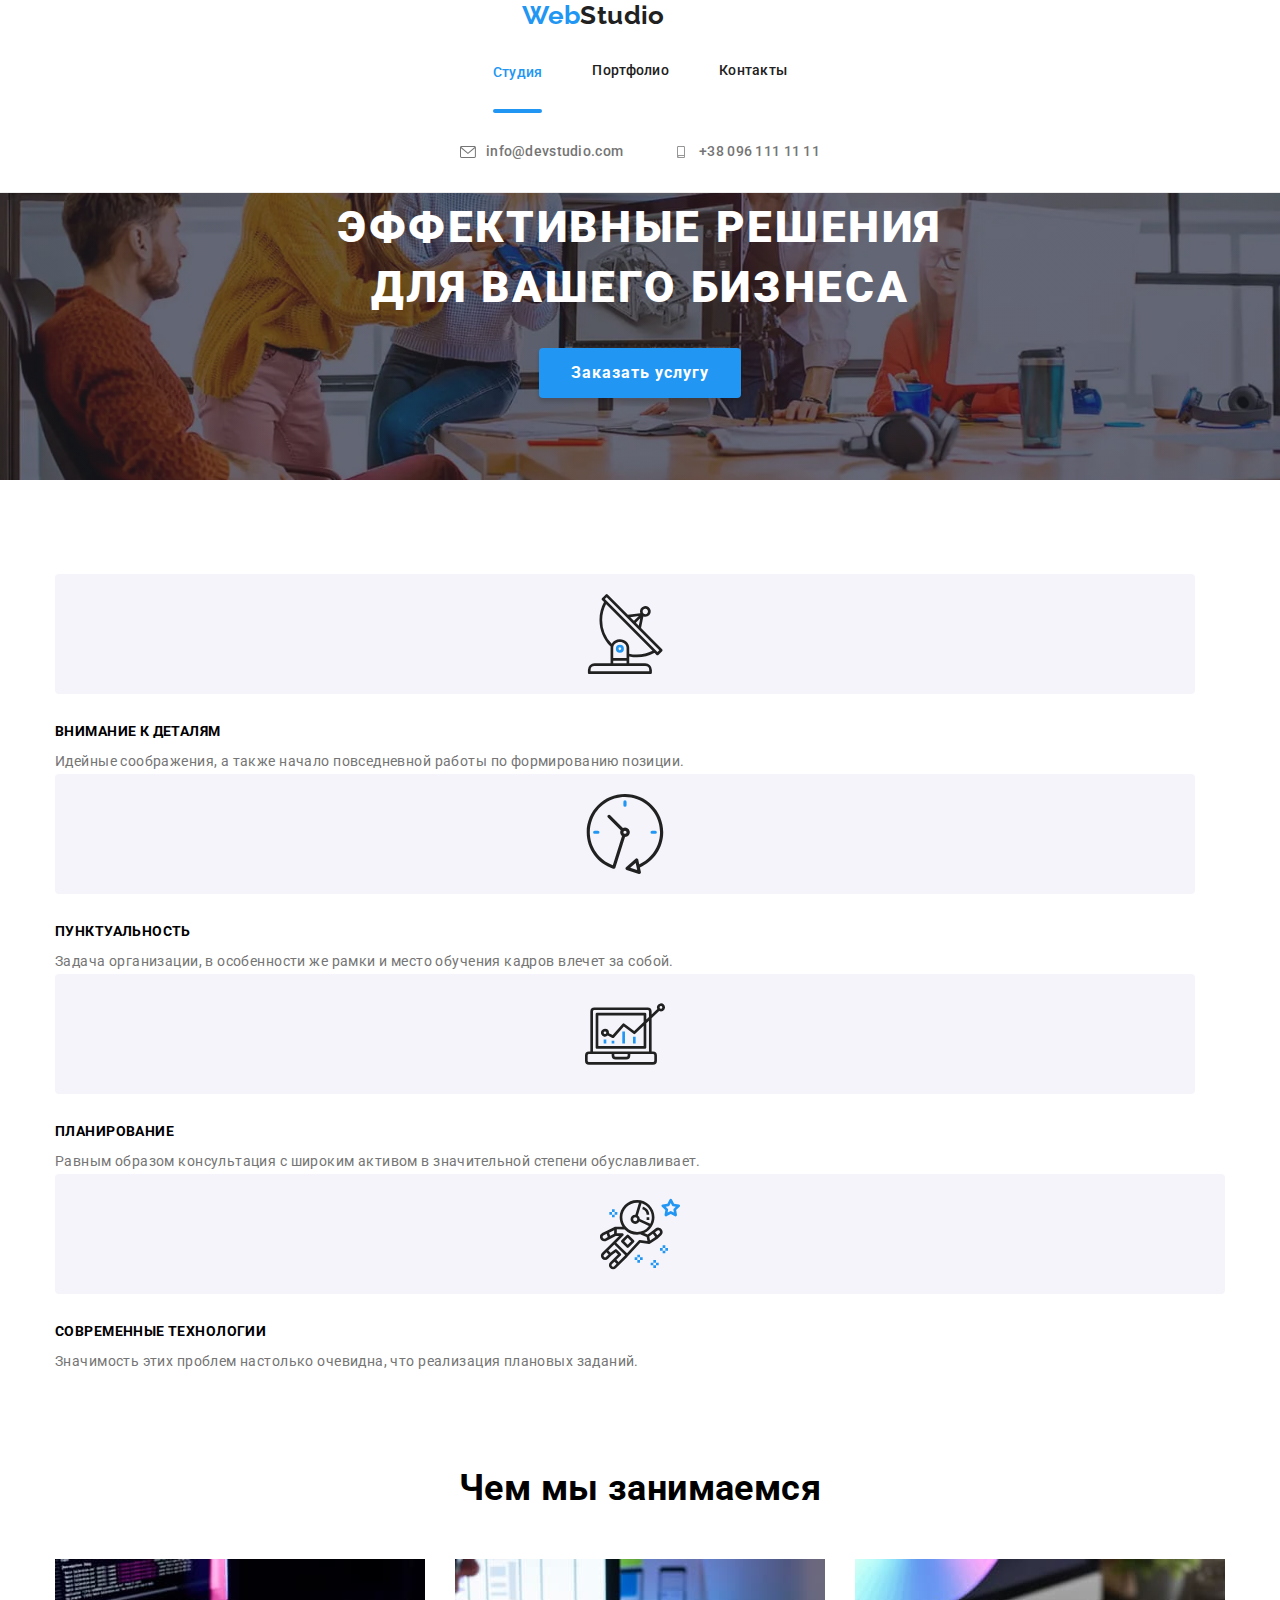
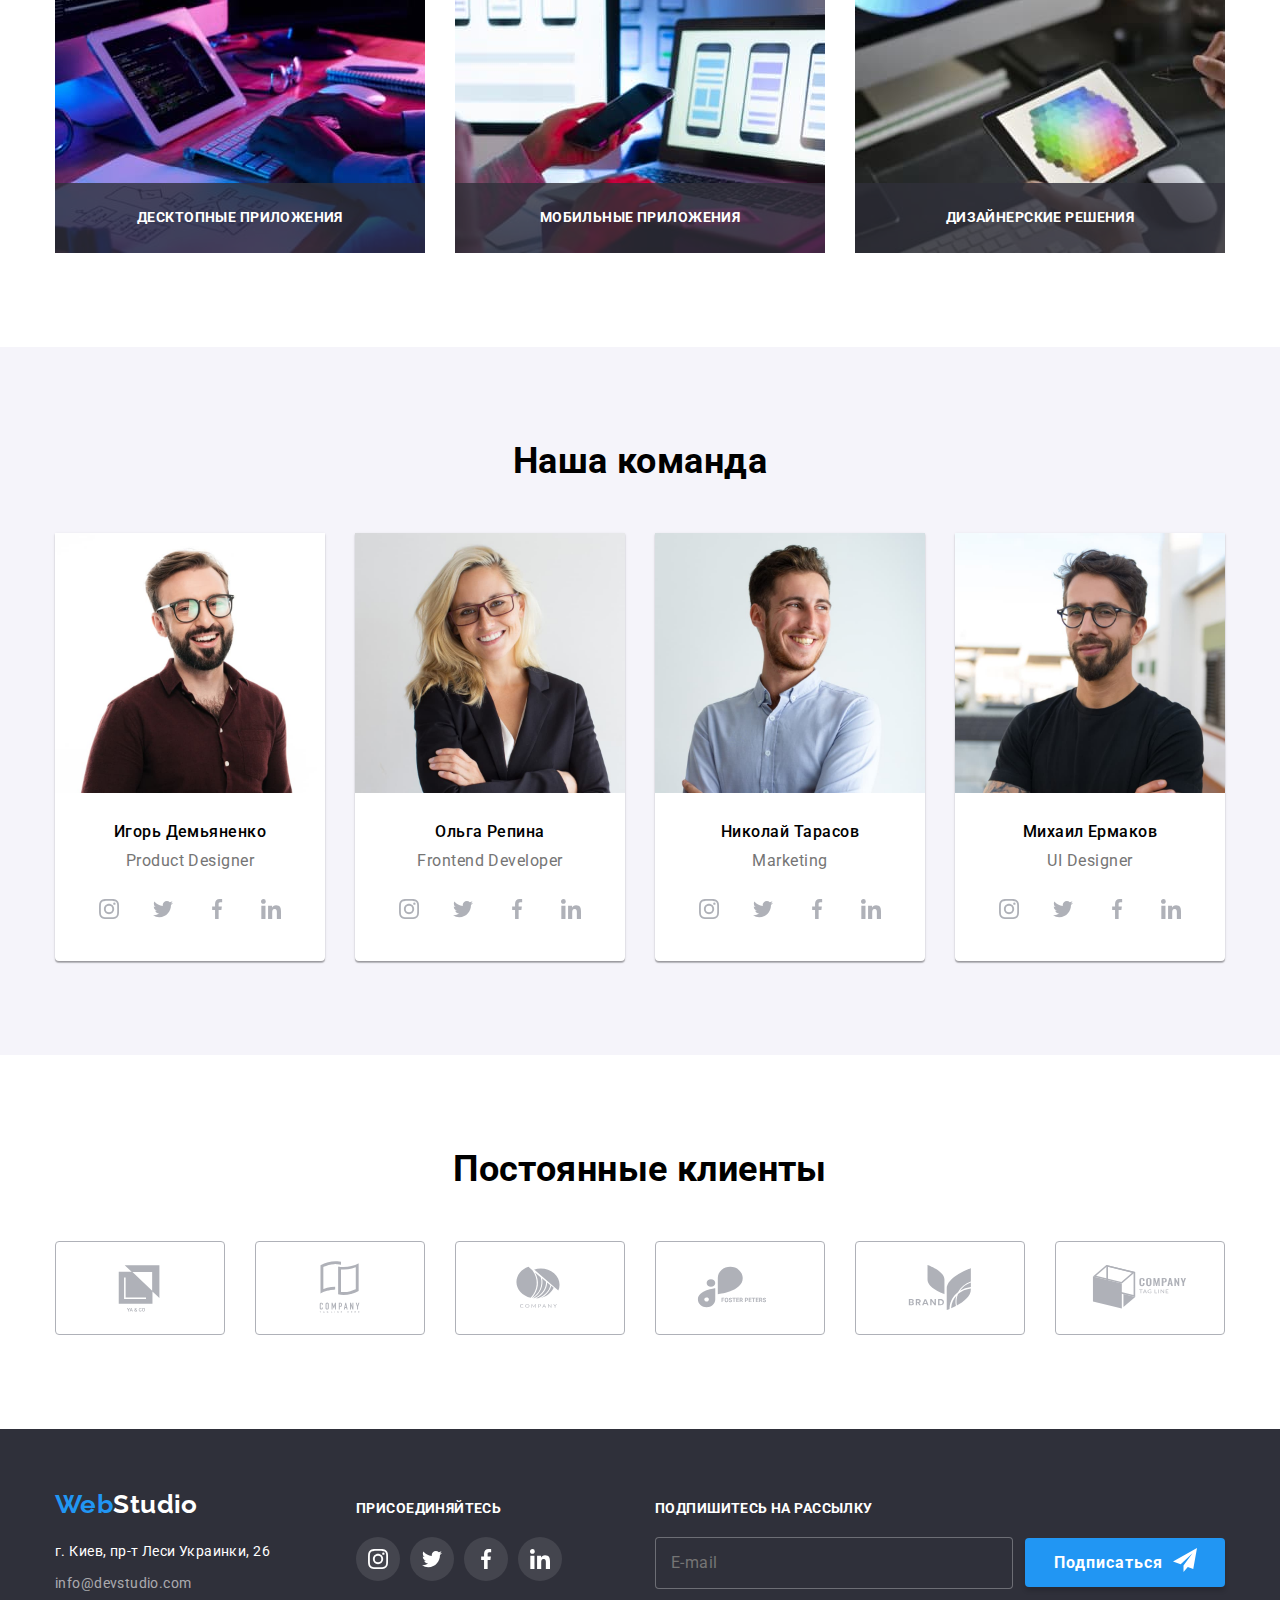
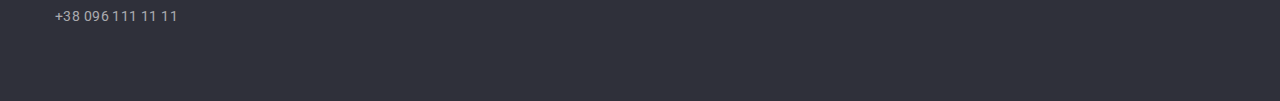
<file: index.html>
<!DOCTYPE html>
<html lang="ru">
  <head>
    <meta charset="UTF-8" />
    <meta http-equiv="X-UA-Compatible" content="IE=edge" />
    <meta name="viewport" content="width=device-width, initial-scale=1.0" />
    <title>Студия</title>
    <link rel="preconnect" href="https://fonts.googleapis.com" />
    <link rel="preconnect" href="https://fonts.gstatic.com" crossorigin />
    <link
      href="https://fonts.googleapis.com/css2?family=Raleway:wght@700&family=Roboto:wght@400;500;700;900&display=swap"
      rel="stylesheet"
    />
    <link
      rel="stylesheet"
      href="https://cdnjs.cloudflare.com/ajax/libs/modern-normalize/1.1.0/modern-normalize.min.css"
    />
    <link rel="stylesheet" href="./css/main.min.css" />
  </head>
  <body modal-open>
    <!--Шапка-->
    <header class="header">
      <div class="container header__container">
        <nav class="header__nav">
          <a class="logo-link" href="./index.html" lang="en"
            ><span class="logo-link__web">Web</span>Studio</a
          >
          <div class="mobile-menu is-open" id="mobile-menu" data-menu>
            <nav class="nav">
              <ul class="nav__list">
                <li class="nav__item">
                  <a href="./index.html" class="nav__link nav__link--current"
                    >Студия</a
                  >
                </li>
                <li class="nav__item">
                  <a href="./portfolio.html" class="nav__link">Портфолио</a>
                </li>
                <li class="nav__item">
                  <a href="/Контакты" class="nav__link">Контакты</a>
                </li>
              </ul>
            </nav>

            <ul class="auth-nav">
              <li class="auth-nav__item">
                <a
                  class="auth-nav__link"
                  href="mailto:info@devstudio.com"
                  lang="en"
                  ><svg class="auth-nav__icon" width="16" height="12">
                    <use href="./image/icons.svg#envelope"></use>
                  </svg>
                  info@devstudio.com</a
                >
              </li>
              <li class="auth-nav__item">
                <a href="tel:+380961111111" class="auth-nav__link"
                  ><svg class="auth-nav__icon" width="16" height="12">
                    <use href="./image/icons.svg#smartphone"></use>
                  </svg>
                  +38 096 111 11 11</a
                >
              </li>
            </ul>
          </div>
        </nav>
      </div>
    </header>
    <main>
      <!--Герой-->
      <section class="hero">
        <div class="container">
          <h1 class="hero__title">Эффективные решения для вашего бизнеса</h1>
          <button class="button hero__button" type="button" data-modal-open>
            Заказать услугу
          </button>
        </div>
      </section>

      <!-- Модальное окно -->
      <div class="backdrop is-hidden" data-modal>
        <div class="modal">
          <button type="button" class="modal__button" data-modal-close>
            <svg class="modal__icon" width="18" height="18">
              <use href="./image/icons.svg#close-modal"></use>
            </svg>
          </button>
          <!-- Форма регистрации -->
          <form class="form" autocomplete="off">
            <b class="form__title">Оставьте свои данные, мы вам перезвоним</b>
            <label class="form__label" for="name">Имя</label>
            <div class="form__field">
              <input
                class="form__input"
                type="name"
                name="name"
                id="name"
                autofocus
                placeholder=" "
              />
              <svg class="form__icon" width="18" height="18">
                <use href="./image/icons.svg#person-form"></use>
              </svg>
            </div>
            <label class="form__label" for="tel">Телефон</label>
            <div class="form__field">
              <input class="form__input" type="tel" name="tel" id="tel" />
              <svg class="form__icon" width="18" height="18">
                <use href="./image/icons.svg#phone-form"></use>
              </svg>
            </div>
            <label class="form__label" for="email">Почта </label>
            <div class="form__field">
              <input class="form__input" type="email" name="email" id="email" />
              <svg class="form__icon" width="18" height="18">
                <use href="./image/icons.svg#email-form"></use>
              </svg>
            </div>
            <label class="form__label" for="text">Комментарий</label>
            <textarea
              class="form__textarea"
              name="text"
              placeholder="Введите текст"
              id="text"
            ></textarea>
            <label class="consent" for="consent">
              <input
                class="consent__checkbox"
                type="checkbox"
                name="consent"
                id="consent"
              />
              <svg class="consent__icon" width="18" height="18">
                <use href="./image/icons.svg#icon-check"></use>
              </svg>
              <p class="consent__text">
                Соглашаюсь с рассылкой и принимаю
                <a class="consent__link" href="http://">Условия договора</a>
              </p></label
            >
            <button class="button form__button" ctype="submit">
              Отправить
            </button>
          </form>
        </div>
      </div>

      <!--Преимущества компании-->
      <section class="section">
        <div class="container">
          <h2 class="visually-hidden">Наши Преимущества</h2>
          <ul class="benefits__list">
            <li class="benefits__item">
              <div class="benefits__wrapper">
                <svg class="benefitsa__icon" width="80" height="80">
                  <use href="./image/icons.svg#antenna"></use>
                </svg>
              </div>
              <h3 class="benefits__title">Внимание к деталям</h3>
              <p class="benefits__text">
                Идейные соображения, а также начало&nbsp;повседневной работы по
                формированию позиции.
              </p>
            </li>
            <li class="benefits__item">
              <div class="benefits__wrapper">
                <svg class="benefits__icon" width="80" height="80">
                  <use href="./image/icons.svg#clock"></use>
                </svg>
              </div>
              <h3 class="benefits__title">Пунктуальность</h3>
              <p class="benefits__text">
                Задача организации, в особенности же рамки и место обучения
                кадров влечет за собой.
              </p>
            </li>
            <li class="benefits__item">
              <div class="benefits__wrapper">
                <svg class="benefits__icon" width="80" height="80">
                  <use href="./image/icons.svg#diagram"></use>
                </svg>
              </div>
              <h3 class="benefits__title">Планирование</h3>
              <p class="benefits__text">
                Равным образом консультация с широким активом в значительной
                степени обуславливает.
              </p>
            </li>
            <li class="benefits__item">
              <div class="benefits__wrapper">
                <svg class="benefits__icon" width="80" height="80">
                  <use href="./image/icons.svg#astronaut"></use>
                </svg>
              </div>
              <h3 class="benefits__title">Современные технологии</h3>
              <p class="benefits__text">
                Значимость этих проблем настолько очевидна, что реализация
                плановых заданий.
              </p>
            </li>
          </ul>
        </div>
      </section>
      <!--Чем занимается компания-->
      <section class="section section--no-padiing-top">
        <div class="container">
          <h2 class="section__title">Чем мы занимаемся</h2>
          <ul class="work">
            <li class="work__item">
              <div class="work__thumb">
                <img
                  class="work__pic"
                  src="./image/img.jpeg"
                  alt="Человек пишет код"
                  width="370"
                  height="294"
                />
                <h3 class="work__title">Десктопные приложения</h3>
              </div>
            </li>
            <li class="work__item">
              <div class="work__thumb">
                <img
                  class="work__pic"
                  src="./image/img2.jpeg"
                  alt="Человек выбирает дизайн проекта"
                  width="370"
                  height="294"
                />
                <h3 class="work__title">Мобильные приложения</h3>
              </div>
            </li>
            <li class="work__item">
              <div class="work__thumb">
                <img
                  class="work__pic"
                  src="./image/img3.jpeg"
                  alt="Человек выбирает из цветовой палитры"
                  width="370"
                  height="294"
                />
                <h3 class="work__title">Дизайнерские решения</h3>
              </div>
            </li>
          </ul>
        </div>
      </section>
      <!--Команда-->
      <section class="section section--other-bgc">
        <div class="container">
          <h2 class="section__title">Наша команда</h2>
          <ul class="team">
            <li class="team__item">
              <img
                class="team__pic"
                src="./image/foto1.jpeg"
                alt="Фото члена команды Игорь Демьяненко"
                width="270"
                height="260"
              />
              <div class="team__thumb">
                <h3 class="team__title">Игорь Демьяненко</h3>
                <p class="team__text">Product Designer</p>
                <ul class="social">
                  <li class="social__item">
                    <a class="social__link" href=""
                      ><svg class="social__icon" width="20" height="20">
                        <use href="./image/icons.svg#instagram"></use>
                      </svg>
                    </a>
                  </li>
                  <li class="social__item">
                    <a class="social__link" href=""
                      ><svg class="social__icon" width="20" height="20">
                        <use href="./image/icons.svg#twitter"></use>
                      </svg>
                    </a>
                  </li>
                  <li class="social__item">
                    <a class="social__link" href=""
                      ><svg class="social__icon" width="20" height="20">
                        <use href="./image/icons.svg#facebook"></use>
                      </svg>
                    </a>
                  </li>
                  <li class="social__item">
                    <a class="social__link" href=""
                      ><svg class="social__icon" width="20" height="20">
                        <use href="./image/icons.svg#linkedin"></use>
                      </svg>
                    </a>
                  </li>
                </ul>
              </div>
            </li>
            <li class="team__item">
              <img
                class="team__pic"
                src="./image/foto2.jpeg"
                alt="Фото члена команды Ольга Репина"
                width="270"
                height="260"
              />
              <div class="team__thumb">
                <h3 class="team__title">Ольга Репина</h3>
                <p class="team__text">Frontend Developer</p>
                <ul class="social">
                  <li class="social__item">
                    <a class="social__link"
                      ><svg class="social__icon" width="20" height="20">
                        <use href="./image/icons.svg#instagram"></use>
                      </svg>
                    </a>
                  </li>
                  <li class="social__item">
                    <a class="social__link"
                      ><svg class="social__icon" width="20" height="20">
                        <use href="./image/icons.svg#twitter"></use>
                      </svg>
                    </a>
                  </li>
                  <li class="social__item">
                    <a class="social__link"
                      ><svg class="social__icon" width="20" height="20">
                        <use href="./image/icons.svg#facebook"></use>
                      </svg>
                    </a>
                  </li>
                  <li class="social__item">
                    <a class="social__link"
                      ><svg class="social__icon" width="20" height="20">
                        <use href="./image/icons.svg#linkedin"></use>
                      </svg>
                    </a>
                  </li>
                </ul>
              </div>
            </li>
            <li class="team__item">
              <img
                class="team__pic"
                src="./image/foto3.jpeg"
                alt="Фото члена команды Николай Тарасов"
                width="270"
                height="260"
              />
              <div class="team__thumb">
                <h3 class="team__title">Николай Тарасов</h3>
                <p class="team__text">Marketing</p>
                <ul class="social">
                  <li class="social__item">
                    <a class="social__link"
                      ><svg class="social__icon" width="20" height="20">
                        <use href="./image/icons.svg#instagram"></use>
                      </svg>
                    </a>
                  </li>
                  <li class="social__item">
                    <a class="social__link"
                      ><svg class="social__icon" width="20" height="20">
                        <use href="./image/icons.svg#twitter"></use>
                      </svg>
                    </a>
                  </li>
                  <li class="social__item">
                    <a class="social__link"
                      ><svg class="social__icon" width="20" height="20">
                        <use href="./image/icons.svg#facebook"></use>
                      </svg>
                    </a>
                  </li>
                  <li class="social__item">
                    <a class="social__link"
                      ><svg class="social__icon" width="20" height="20">
                        <use href="./image/icons.svg#linkedin"></use>
                      </svg>
                    </a>
                  </li>
                </ul>
              </div>
            </li>
            <li class="team__item">
              <img
                class="team__pic"
                src="./image/foto4.jpeg"
                alt="Фото члена команды Михаил Ермаков"
                width="270"
                height="260"
              />
              <div class="team__thumb">
                <h3 class="team__title">Михаил Ермаков</h3>
                <p class="team__text">UI Designer</p>
                <ul class="social">
                  <li class="social__item">
                    <a class="social__link"
                      ><svg class="social__icon" width="20" height="20">
                        <use href="./image/icons.svg#instagram"></use>
                      </svg>
                    </a>
                  </li>
                  <li class="social__item">
                    <a class="social__link"
                      ><svg class="social__icon" width="20" height="20">
                        <use href="./image/icons.svg#twitter"></use>
                      </svg>
                    </a>
                  </li>
                  <li class="social__item">
                    <a class="social__link"
                      ><svg class="social__icon" width="20" height="20">
                        <use href="./image/icons.svg#facebook"></use>
                      </svg>
                    </a>
                  </li>
                  <li class="social__item">
                    <a class="social__link"
                      ><svg class="social__icon" width="20" height="20">
                        <use href="./image/icons.svg#linkedin"></use>
                      </svg>
                    </a>
                  </li>
                </ul>
              </div>
            </li>
          </ul>
        </div>
      </section>
      <!-- Клиенты -->
      <section class="section">
        <div class="container">
          <h2 class="section__title">Постоянные клиенты</h2>
          <ul class="clients">
            <li class="clients__item">
              <a class="clients__link" href=""
                ><svg class="clients__icon" width="106" height="60">
                  <use href="./image/icons.svg#YaCo"></use>
                </svg>
              </a>
            </li>
            <li class="clients__item">
              <a class="clients__link" href=""
                ><svg class="clients__icon" width="106" height="60">
                  <use href="./image/icons.svg#company"></use>
                </svg>
              </a>
            </li>
            <li class="clients__item">
              <a class="clients__link" href=""
                ><svg class="clients__icon" width="106" height="60">
                  <use href="./image/icons.svg#Logo"></use>
                </svg>
              </a>
            </li>
            <li class="clients__item">
              <a class="clients__link" href=""
                ><svg class="clients__icon" width="106" height="60">
                  <use href="./image/icons.svg#foster"></use>
                </svg>
              </a>
            </li>
            <li class="clients__item">
              <a class="clients__link" href=""
                ><svg class="clients__icon" width="106" height="60">
                  <use href="./image/icons.svg#brand"></use>
                </svg>
              </a>
            </li>
            <li class="clients__item">
              <a class="clients__link" href=""
                ><svg class="clients__icon" width="106" height="60">
                  <use href="./image/icons.svg#tagline"></use>
                </svg>
              </a>
            </li>
          </ul>
        </div>
      </section>
    </main>
    <!--Футер-->
    <footer class="footer">
      <div class="container">
        <div class="footer__container">
          <div class="footer__address">
            <a href="./index.html" class="logo-link logo-link__footer" lang="en"
              ><span class="logo-link__web">Web</span
              ><span class="logo-link__studio">Studio</span></a
            >
            <address class="address">
              <ul class="address__list">
                <li class="address__item">
                  <a
                    href="https://goo.gl/maps/HDMTTbNd2vz2HDnC8"
                    target="_blank"
                    rel="noreferr noopener"
                    class="address__link"
                    >г. Киев, пр-т Леси Украинки, 26</a
                  >
                </li>
                <li class="address__item">
                  <a
                    href="mailto:info@devstudio.com"
                    class="address__auth-link"
                    lang="en"
                    >info@devstudio.com</a
                  >
                </li>
                <li class="address__item">
                  <a href="tel:+380961111111" class="address__auth-link"
                    >+38 096 111 11 11</a
                  >
                </li>
              </ul>
            </address>
          </div>
          <div class="footer__social">
            <h2 class="footer__title">присоединяйтесь</h2>
            <ul class="footer__list">
              <li class="footer__item">
                <a class="footer__link" href=""
                  ><svg class="footer__icon" width="20" height="20">
                    <use href="./image/icons.svg#instagram"></use>
                  </svg>
                </a>
              </li>
              <li class="footer__item">
                <a class="footer__link" href=""
                  ><svg class="footer__icon" width="20" height="20">
                    <use href="./image/icons.svg#twitter"></use>
                  </svg>
                </a>
              </li>
              <li class="footer__item">
                <a class="footer__link" href=""
                  ><svg class="footer__icon" width="20" height="20">
                    <use href="./image/icons.svg#facebook"></use>
                  </svg>
                </a>
              </li>
              <li class="footer__item">
                <a class="footer__link" href=""
                  ><svg class="footer__icon" width="20" height="20">
                    <use href="./image/icons.svg#linkedin"></use>
                  </svg>
                </a>
              </li>
            </ul>
          </div>
          <div class="footer__subscribe subscribe">
            <h2 class="subscribe__title">Подпишитесь на рассылку</h2>
            <form class="subscribe__form">
              <input
                class="subscribe__input"
                type="email"
                name="email"
                placeholder="E-mail"
              />
              <button class="button subscribe__button" type="submit">
                Подписаться
                <svg class="subscribe__icon" width="24" height="24">
                  <use href="./image/icons.svg#icon-send"></use>
                </svg>
              </button>
            </form>
          </div>
        </div>
      </div>
    </footer>

    <script src="./modal.js"></script>
  </body>
</html>
</file>
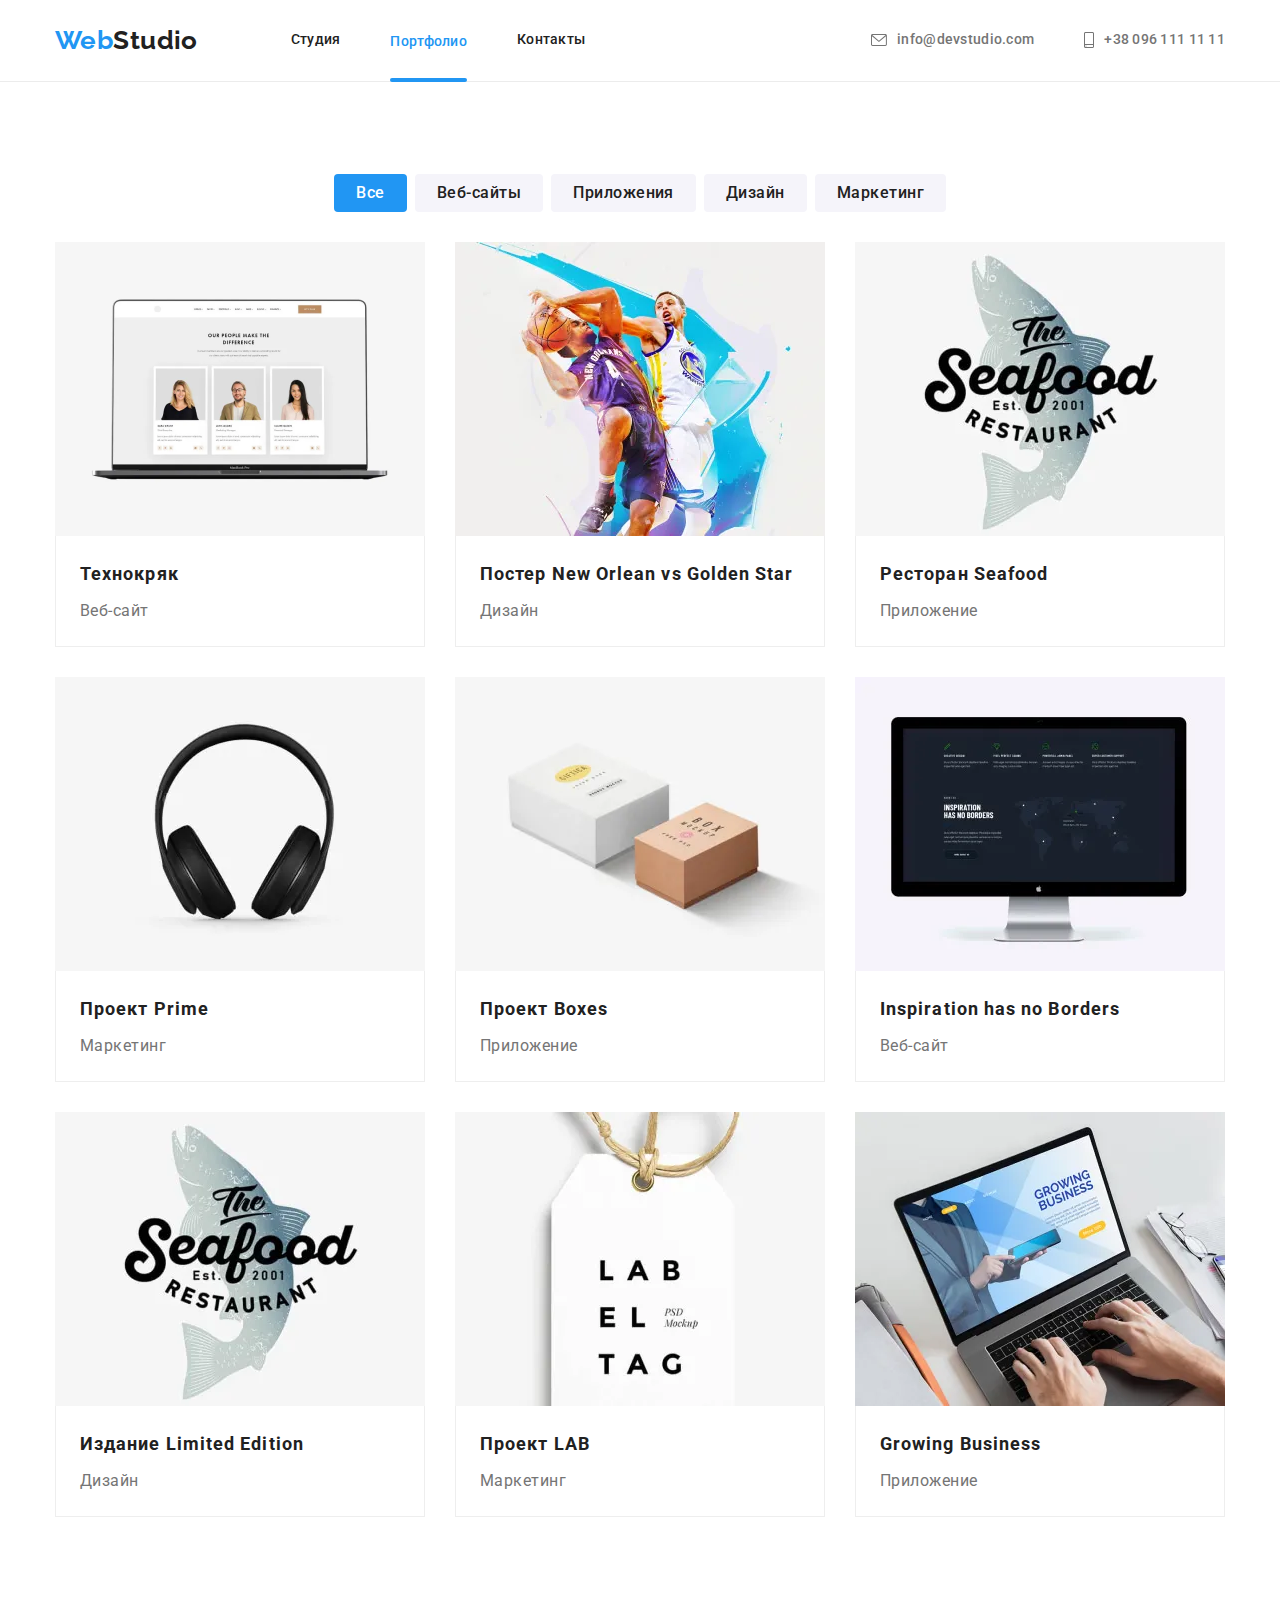
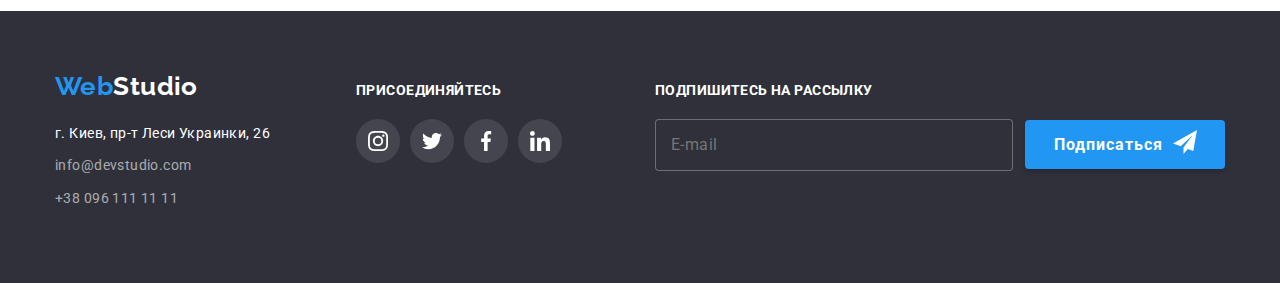
<file: portfolio.html>
<!DOCTYPE html>
<html lang="ru">
  <head>
    <meta charset="UTF-8" />
    <meta http-equiv="X-UA-Compatible" content="IE=edge" />
    <meta name="viewport" content="width=device-width, initial-scale=1.0" />
    <title>Портфолио</title>
    <link rel="preconnect" href="https://fonts.googleapis.com" />
    <link rel="preconnect" href="https://fonts.gstatic.com" crossorigin />
    <link
      href="https://fonts.googleapis.com/css2?family=Raleway:wght@700&family=Roboto:wght@400;500;700;900&display=swap"
      rel="stylesheet"
    />
    <link
      rel="stylesheet"
      href="https://cdnjs.cloudflare.com/ajax/libs/modern-normalize/1.1.0/modern-normalize.min.css"
    />
    <link rel="stylesheet" href="./css/main.min.css" />
  </head>

  <body>
    <!--Шапка-->
    <header class="header">
      <div class="container header__container">
        <a class="logo-link" href="./index.html" lang="en"
          ><span class="logo-link__web">Web</span>Studio</a
        >
        <!-- Мобильное меню -->
        <button class="menu-btn is-active" type="button" data-menu-button>
          <svg
            class="menu-btn__icon"
            width="40"
            height="40"
            role="button"
            aria-expanded="false"
            aria-controls="menu-mobile"
            aria-label="Переключатель мобильного меню"
          >
            <use
              class="menu-btn__icon-open"
              href="./image/icons.svg#menu_mm"
            ></use>
            <use
              class="menu-btn__icon-close"
              href="./image/icons.svg#close_mm"
            ></use>
          </svg>
        </button>
        <div class="menu-mobile" id="menu-mobile" data-menu>
          <nav class="menu-mobile__nav">
            <ul class="menu-mobile__list">
              <li class="menu-mobile__item">
                <a href="./index.html" class="menu-mobile__link">Студия</a>
              </li>
              <li class="menu-mobile__item">
                <a
                  href="./portfolio.html"
                  class="menu-mobile__link menu-mobile__link--current"
                  >Портфолио</a
                >
              </li>
              <li class="menu-mobile__item">
                <a href="/Контакты" class="menu-mobile__link">Контакты</a>
              </li>
            </ul>
          </nav>

          <ul class="mobile__auth-nav">
            <li class="mobile__auth__item">
              <a href="tel:+380961111111" class="mobile__auth__tel">
                +38 096 111 11 11</a
              >
            </li>
            <li class="mobile__auth__item">
              <a
                class="mobile__auth__email"
                href="mailto:info@devstudio.com"
                lang="en"
              >
                info@devstudio.com</a
              >
            </li>
          </ul>
          <ul class="mobile__socials">
            <li class="mobile__item">
              <a href="https://www.instagram.com/" class="mobile__link"
                >Instagram</a
              >
            </li>
            <li class="mobile__item">
              <a href="" class="mobile__link">Twitter</a>
            </li>
            <li class="mobile__item">
              <a href="https://www.facebook.com/" class="mobile__link"
                >Facebook</a
              >
            </li>
            <li class="mobile__item">
              <a
                href="https://www.linkedin.com/"
                class="mobile__link mobile__link--content"
                >LinkedIn</a
              >
            </li>
          </ul>
        </div>
        <nav class="nav">
          <ul class="nav__list">
            <li class="nav__item">
              <a href="./index.html" class="nav__link">Студия</a>
            </li>
            <li class="nav__item">
              <a href="./portfolio.html" class="nav__link nav__link--current"
                >Портфолио</a
              >
            </li>
            <li class="nav__item">
              <a href="/Контакты" class="nav__link">Контакты</a>
            </li>
          </ul>
        </nav>

        <ul class="auth-nav">
          <li class="auth-nav__item">
            <a class="auth-nav__link" href="mailto:info@devstudio.com" lang="en"
              ><svg
                class="auth-nav__icon auth-nav__icon--envelope"
                width="16"
                height="12"
              >
                <use href="./image/icons.svg#envelope"></use>
              </svg>
              info@devstudio.com</a
            >
          </li>
          <li class="auth-nav__item">
            <a href="tel:+380961111111" class="auth-nav__link"
              ><svg class="auth-nav__icon" width="10" height="16">
                <use href="./image/icons.svg#smartphone"></use>
              </svg>
              +38 096 111 11 11</a
            >
          </li>
        </ul>
      </div>
    </header>
    <main>
      <!--Фильтры-->
      <section class="section">
        <div class="container">
          <h1 class="visually-hidden">Примеры работ</h1>
          <ul class="button__list">
            <li class="button__item">
              <button type="button" class="button__primary">Все</button>
            </li>
            <li class="button__item">
              <button type="button" class="button__secondary">Веб-сайты</button>
            </li>
            <li class="button__item">
              <button type="button" class="button__secondary">
                Приложения
              </button>
            </li>
            <li class="button__item">
              <button type="button" class="button__secondary">Дизайн</button>
            </li>
            <li class="button__item">
              <button type="button" class="button__secondary">Маркетинг</button>
            </li>
          </ul>

          <ul class="portfolio">
            <li class="portfolio__item">
              <a class="portfolio__link" href="">
                <div class="portfolio__thumb">
                  <picture>
                    <source
                      srcset="
                        ./image/ds/webp/portfolio_1-ds.webp    1x,
                        ./image/ds/webp/portfolio_1-ds@2x.webp 2x
                      "
                      media="(min-width: 1200px)"
                      type="image/webp"
                    />
                    <source
                      srcset="
                        ./image/ds/jpeg/portfolio_1-ds.jpeg   1x,
                        ./image/ds/@2x/portfolio_1-ds@2x.jpeg 2x
                      "
                      media="(min-width: 1200px)"
                      type="image/jpeg"
                    />
                    <source
                      srcset="
                        ./image/tb/webp/portfolio_1-tb.webp    1x,
                        ./image/tb/webp/portfolio_1-tb@2x.webp 2x
                      "
                      media="(min-width: 768px)"
                      type="image/webp"
                    />
                    <source
                      srcset="
                        ./image/tb/jpeg/portfolio_1-tb.jpg    1x,
                        ./image/tb/@2x/portfolio_1-tb@2x.jpeg 2x
                      "
                      media="(min-width: 768px)"
                      type="image/jpeg"
                    />
                    <source
                      srcset="
                        ./image/mb/webp/portfolio_1-mb.webp    1x,
                        ./image/mb/webp/portfolio_1-mb@2x.webp 2x
                      "
                      media="(max-width: 767px)"
                      type="image/webp"
                    />
                    <source
                      srcset="./image/mb/@2x/portfolio_1-mb@2x.jpg 2x"
                      media="(max-width: 767px)"
                      type="image/jpeg"
                    />
                    <img
                      class="portfolio__pic"
                      src="./image/mb/jpeg/portfolio_1-mb.jpg"
                      alt="Фото специалистов"
                      width="370"
                      height="294"
                    />
                  </picture>
                  <div class="portfolio__overlay">
                    <p class="overlay__text">
                      Ресурс предлагает комплексные предложения с разным уровнем
                      функционала и сервисов. Все это позволит посетителю
                      получить исчерпывающие сведения о компании или частном
                      лице.
                    </p>
                  </div>
                </div>

                <div class="card-content">
                  <h2 class="card-content__title">Технокряк</h2>
                  <p class="card-content__text">Веб-сайт</p>
                </div>
              </a>
            </li>
            <li class="portfolio__item">
              <a class="portfolio__link" href="">
                <div class="portfolio__thumb">
                  <picture>
                    <source
                      srcset="
                        ./image/ds/webp/portfolio_2-ds.webp    1x,
                        ./image/ds/webp/portfolio_2-ds@2x.webp 2x
                      "
                      media="(min-width: 1200px)"
                      type="image/webp"
                    />
                    <source
                      srcset="
                        ./image/ds/jpeg/portfolio_2-ds.jpeg  1x,
                        ./image/ds/@2x/portfolio_2-ds@2x.jpg 2x
                      "
                      media="(min-width: 1200px)"
                      type="image/jpeg"
                    />
                    <source
                      srcset="
                        ./image/tb/webp/portfolio_2-tb.webp    1x,
                        ./image/tb/webp/portfolio_2-tb@2x.webp 2x
                      "
                      media="(min-width: 768px)"
                      type="image/webp"
                    />
                    <source
                      srcset="
                        ./image/tb/jpeg/portfolio_2-tb.jpeg   1x,
                        ./image/tb/@2x/portfolio_2-tb@2x.jpeg 2x
                      "
                      media="(min-width: 768px)"
                      type="image/jpeg"
                    />
                    <source
                      srcset="
                        ./image/mb/webp/portfolio_2-mb.webp    1x,
                        ./image/mb/webp/portfolio_2-mb@2x.webp 2x
                      "
                      media="(max-width: 767px)"
                      type="image/webp"
                    />
                    <source
                      srcset="./image/mb/@2x/portfolio_2-mb@2x.jpg 2x"
                      media="(max-width: 767px)"
                      type="image/jpeg"
                    />
                    <img
                      class="portfolio__pic"
                      src="./image/mb/jpeg/portfolio_2-mb.jpg"
                      alt="Игроки в баскетбол"
                      width="370"
                      height="294"
                    />
                  </picture>
                  <div class="portfolio__overlay">
                    <p class="overlay__text">
                      Ресурс предлагает комплексные предложения с разным уровнем
                      функционала и сервисов. Все это позволит посетителю
                      получить исчерпывающие сведения о компании или частном
                      лице.
                    </p>
                  </div>
                </div>
                <div class="card-content">
                  <h2 class="card-content__title">
                    Постер New Orlean vs Golden Star
                  </h2>
                  <p class="card-content__text">Дизайн</p>
                </div>
              </a>
            </li>
            <li class="portfolio__item">
              <a class="portfolio__link" href="">
                <div class="portfolio__thumb">
                  <picture>
                    <source
                      srcset="
                        ./image/ds/webp/portfolio_3-ds.webp    1x,
                        ./image/ds/webp/portfolio_3-ds@2x.webp 2x
                      "
                      media="(min-width: 1200px)"
                      type="image/webp"
                    />
                    <source
                      srcset="
                        ./image/ds/jpeg/portfolio_3-ds.jpeg  1x,
                        ./image/ds/@2x/portfolio_3-ds@2x.jpg 2x
                      "
                      media="(min-width: 1200px)"
                      type="image/jpeg"
                    />
                    <source
                      srcset="
                        ./image/tb/webp/portfolio_3-tb.webp    1x,
                        ./image/tb/webp/portfolio_3-tb@2x.webp 2x
                      "
                      media="(min-width: 768px)"
                      type="image/webp"
                    />
                    <source
                      srcset="
                        ./image/tb/jpeg/portfolio_3-tb.jpeg   1x,
                        ./image/tb/@2x/portfolio_3-tb@2x.jpeg 2x
                      "
                      media="(min-width: 768px)"
                      type="image/jpeg"
                    />
                    <source
                      srcset="
                        ./image/mb/webp/portfolio_3-mb.webp    1x,
                        ./image/mb/webp/portfolio_3-mb@2x.webp 2x
                      "
                      media="(max-width: 767px)"
                      type="image/webp"
                    />
                    <source
                      srcset="./image/mb/@2x/portfolio_3-mb@2x.jpg 2x"
                      media="(max-width: 767px)"
                      type="image/jpeg"
                    />
                    <img
                      class="portfolio__pic"
                      src="./image/mb/jpeg/portfolio_3-mb.jpg"
                      alt="Логотив ресторана Сифуд"
                      width="370"
                      height="294"
                    />
                  </picture>
                  <div class="portfolio__overlay">
                    <p class="overlay__text">
                      Ресурс предлагает комплексные предложения с разным уровнем
                      функционала и сервисов. Все это позволит посетителю
                      получить исчерпывающие сведения о компании или частном
                      лице.
                    </p>
                  </div>
                </div>
                <div class="card-content">
                  <h2 class="card-content__title">
                    Ресторан <span lang="en">Seafood</span>
                  </h2>
                  <p class="card-content__text">Приложение</p>
                </div>
              </a>
            </li>
            <li class="portfolio__item">
              <a class="portfolio__link" href="">
                <div class="portfolio__thumb">
                  <picture>
                    <source
                      srcset="
                        ./image/ds/webp/portfolio_4-ds.webp    1x,
                        ./image/ds/webp/portfolio_4-ds@2x.webp 2x
                      "
                      media="(min-width: 1200px)"
                      type="image/webp"
                    />
                    <source
                      srcset="
                        ./image/ds/jpeg/portfolio_4-ds.jpeg  1x,
                        ./image/ds/@2x/portfolio_4-ds@2x.jpg 2x
                      "
                      media="(min-width: 1200px)"
                      type="image/jpeg"
                    />
                    <source
                      srcset="
                        ./image/tb/webp/portfolio_4-tb.webp    1x,
                        ./image/tb/webp/portfolio_4-tb@2x.webp 2x
                      "
                      media="(min-width: 768px)"
                      type="image/webp"
                    />
                    <source
                      srcset="
                        ./image/tb/jpeg/portfolio_4-tb.jpeg   1x,
                        ./image/tb/@2x/portfolio_4-tb@2x.jpeg 2x
                      "
                      media="(min-width: 768px)"
                      type="image/jpeg"
                    />
                    <source
                      srcset="
                        ./image/mb/webp/portfolio_4-mb.webp    1x,
                        ./image/mb/webp/portfolio_4-mb@2x.webp 2x
                      "
                      media="(max-width: 767px)"
                      type="image/webp"
                    />
                    <source
                      srcset="./image/mb/@2x/portfolio_4-mb@2x.jpg 2x"
                      media="(max-width: 767px)"
                      type="image/jpeg"
                    />

                    <img
                      class="portfolio__pic"
                      src="./image/mb/jpeg/portfolio_4-mb.jpg"
                      alt="Наушники"
                      width="370"
                      height="294"
                    />
                  </picture>
                  <div class="portfolio__overlay overlay">
                    <p class="overlay__text">
                      Ресурс предлагает комплексные предложения с разным уровнем
                      функционала и сервисов. Все это позволит посетителю
                      получить исчерпывающие сведения о компании или частном
                      лице.
                    </p>
                  </div>
                </div>
                <div class="card-content">
                  <h2 class="card-content__title">
                    Проект <span lang="en">Prime</span>
                  </h2>
                  <p class="card-content__text">Маркетинг</p>
                </div>
              </a>
            </li>
            <li class="portfolio__item">
              <a class="portfolio__link" href="">
                <div class="portfolio__thumb">
                  <picture>
                    <source
                      srcset="
                        ./image/ds/webp/portfolio_5-ds.webp    1x,
                        ./image/ds/webp/portfolio_5-ds@2x.webp 2x
                      "
                      media="(min-width: 1200px)"
                      type="image/webp"
                    />
                    <source
                      srcset="
                        ./image/ds/jpeg/portfolio_5-ds.jpeg  1x,
                        ./image/ds/@2x/portfolio_5-ds@2x.jpg 2x
                      "
                      media="(min-width: 1200px)"
                      type="image/jpeg"
                    />
                    <source
                      srcset="
                        ./image/tb/webp/portfolio_5-tb.webp    1x,
                        ./image/tb/webp/portfolio_5-tb@2x.webp 2x
                      "
                      media="(min-width: 768px)"
                      type="image/webp"
                    />
                    <source
                      srcset="
                        ./image/tb/jpeg/portfolio_5-tb.jpeg   1x,
                        ./image/tb/@2x/portfolio_5-tb@2x.jpeg 2x
                      "
                      media="(min-width: 768px)"
                      type="image/jpeg"
                    />
                    <source
                      srcset="
                        ./image/mb/webp/portfolio_5-mb.webp    1x,
                        ./image/mb/webp/portfolio_5-mb@2x.webp 2x
                      "
                      media="(max-width: 767px)"
                      type="image/webp"
                    />
                    <source
                      srcset="./image/mb/@2x/portfolio_5-mb@2x.jpg 2x"
                      media="(max-width: 767px)"
                      type="image/jpeg"
                    />
                    <img
                      class="portfolio__pic"
                      src="./image/mb/jpeg/portfolio_5-mb.jpg"
                      alt="Коробки"
                      width="370"
                      height="294"
                    />
                  </picture>
                  <div class="portfolio__overlay overlay">
                    <p class="overlay__text">
                      Ресурс предлагает комплексные предложения с разным уровнем
                      функционала и сервисов. Все это позволит посетителю
                      получить исчерпывающие сведения о компании или частном
                      лице.
                    </p>
                  </div>
                </div>
                <div class="card-content">
                  <h2 class="card-content__title">
                    Проект <span lang="en">Boxes</span>
                  </h2>
                  <p class="card-content__text">Приложение</p>
                </div>
              </a>
            </li>
            <li class="portfolio__item">
              <a class="portfolio__link" href="">
                <div class="portfolio__thumb">
                  <picture>
                    <source
                      srcset="
                        ./image/ds/webp/portfolio_6-ds.webp    1x,
                        ./image/ds/webp/portfolio_6-ds@2x.webp 2x
                      "
                      media="(min-width: 1200px)"
                      type="image/webp" />
                    <source
                      srcset="
                        ./image/ds/jpeg/portfolio_6-ds.jpeg  1x,
                        ./image/ds/@2x/portfolio_6-ds@2x.jpg 2x
                      "
                      media="(min-width: 1200px)"
                      type="image/jpeg" />
                    <source
                      srcset="
                        ./image/tb/webp/portfolio_6-tb.webp    1x,
                        ./image/tb/webp/portfolio_6-tb@2x.webp 2x
                      "
                      media="(min-width: 768px)"
                      type="image/webp" />
                    <source
                      srcset="
                        ./image/tb/jpeg/portfolio_6-tb.jpeg   1x,
                        ./image/tb/@2x/portfolio_6-tb@2x.jpeg 2x
                      "
                      media="(min-width: 768px)"
                      type="image/jpeg" />
                    <source
                      srcset="
                        ./image/mb/webp/portfolio_6-mb.webp    1x,
                        ./image/mb/webp/portfolio_6-mb@2x.webp 2x
                      "
                      media="(max-width: 767px)"
                      type="image/webp" />
                    <source
                      srcset="./image/mb/@2x/portfolio_6-mb@2x.jpg 2x"
                      media="(max-width: 767px)"
                      type="image/jpeg" />
                    <img
                      class="portfolio__pic"
                      src="./image/mb/jpeg/portfolio_6-mb.jpg"
                      alt="Монитор"
                      width="370"
                      height="294"
                  /></picture>
                  <div class="portfolio__overlay">
                    <p class="overlay__text">
                      Ресурс предлагает комплексные предложения с разным уровнем
                      функционала и сервисов. Все это позволит посетителю
                      получить исчерпывающие сведения о компании или частном
                      лице.
                    </p>
                  </div>
                </div>
                <div class="card-content">
                  <h2 class="card-content__title">
                    <span>Inspiration has no Borders</span>
                  </h2>
                  <p class="card-content__text">Веб-сайт</p>
                </div>
              </a>
            </li>
            <li class="portfolio__item">
              <a class="portfolio__link" href="">
                <div class="portfolio__thumb">
                  <picture>
                    <source
                      srcset="
                        ./image/ds/webp/portfolio_3-ds.webp    1x,
                        ./image/ds/webp/portfolio_3-ds@2x.webp 2x
                      "
                      media="(min-width: 1200px)"
                      type="image/webp" />
                    <source
                      srcset="
                        ./image/ds/jpeg/portfolio_7-ds.jpeg  1x,
                        ./image/ds/@2x/portfolio_7-ds@2x.jpg 2x
                      "
                      media="(min-width: 1200px)"
                      type="image/jpeg" />
                    <source
                      srcset="
                        ./image/tb/webp/portfolio_7-tb.webp    1x,
                        ./image/tb/webp/portfolio_7-tb@2x.webp 2x
                      "
                      media="(min-width: 768px)"
                      type="image/webp" />
                    <source
                      srcset="
                        ./image/tb/jpeg/portfolio_7-tb.jpeg   1x,
                        ./image/tb/@2x/portfolio_7-tb@2x.jpeg 2x
                      "
                      media="(min-width: 768px)"
                      type="image/jpeg" />
                    <source
                      srcset="
                        ./image/mb/webp/portfolio_7-mb.webp    1x,
                        ./image/mb/webp/portfolio_7-mb@2x.webp 2x
                      "
                      media="(max-width: 767px)"
                      type="image/webp" />
                    <source
                      srcset="./image/mb/@2x/portfolio_7-mb@2x.jpg 2x"
                      media="(max-width: 767px)"
                      type="image/jpeg" />
                    <img
                      class="portfolio__pic"
                      src="./image/mb/jpeg/portfolio_7-mb.jpg"
                      alt="Книга"
                      width="370"
                      height="294"
                  /></picture>
                  <div class="portfolio__overlay">
                    <p class="overlay__text">
                      Ресурс предлагает комплексные предложения с разным уровнем
                      функционала и сервисов. Все это позволит посетителю
                      получить исчерпывающие сведения о компании или частном
                      лице.
                    </p>
                  </div>
                </div>
                <div class="card-content">
                  <h2 class="card-content__title">
                    Издание <span lang="en">Limited Edition</span>
                  </h2>
                  <p class="card-content__text">Дизайн</p>
                </div>
              </a>
            </li>

            <li class="portfolio__item">
              <a class="portfolio__link" href="">
                <div class="portfolio__thumb">
                  <picture>
                    <source
                      srcset="
                        ./image/ds/webp/portfolio_8-ds.webp    1x,
                        ./image/ds/webp/portfolio_8-ds@2x.webp 2x
                      "
                      media="(min-width: 1200px)"
                      type="image/webp"
                    />
                    <source
                      srcset="
                        ./image/ds/jpeg/portfolio_8-ds.jpeg  1x,
                        ./image/ds/@2x/portfolio_8-ds@2x.jpg 2x
                      "
                      media="(min-width: 1200px)"
                      type="image/jpeg"
                    />
                    <source
                      srcset="
                        ./image/tb/webp/portfolio_8-tb.webp    1x,
                        ./image/tb/webp/portfolio_8-tb@2x.webp 2x
                      "
                      media="(min-width: 768px)"
                      type="image/webp"
                    />
                    <source
                      srcset="
                        ./image/tb/jpeg/portfolio_8-tb.jpeg   1x,
                        ./image/tb/@2x/portfolio_8-tb@2x.jpeg 2x
                      "
                      media="(min-width: 768px)"
                      type="image/jpeg"
                    />
                    <source
                      srcset="
                        ./image/mb/webp/portfolio_8-mb.webp    1x,
                        ./image/mb/webp/portfolio_8-mb@2x.webp 2x
                      "
                      media="(max-width: 767px)"
                      type="image/webp"
                    />
                    <source
                      srcset="./image/mb/@2x/portfolio_8-mb@2x.jpg 2x"
                      media="(max-width: 767px)"
                      type="image/jpeg"
                    />
                    <img
                      class="portfolio__pic"
                      src="./image/mb/jpeg/portfolio_8-mb.jpg"
                      alt="Ярлык"
                      width="370"
                      height="294"
                    />
                  </picture>
                  <div class="portfolio__overlay">
                    <p class="overlay__text">
                      Ресурс предлагает комплексные предложения с разным уровнем
                      функционала и сервисов. Все это позволит посетителю
                      получить исчерпывающие сведения о компании или частном
                      лице.
                    </p>
                  </div>
                </div>
                <div class="card-content">
                  <h2 class="card-content__title">
                    Проект <span lang="en">LAB</span>
                  </h2>
                  <p class="card-content__text">Маркетинг</p>
                </div>
              </a>
            </li>
            <li class="portfolio__item">
              <a class="portfolio__link" href="">
                <div class="portfolio__thumb">
                  <picture>
                    <source
                      srcset="
                        ./image/ds/webp/portfolio_9-ds.webp    1x,
                        ./image/ds/webp/portfolio_9-ds@2x.webp 2x
                      "
                      media="(min-width: 1200px)"
                      type="image/webp" />
                    <source
                      srcset="
                        ./image/ds/jpeg/portfolio_9-ds.jpeg  1x,
                        ./image/ds/@2x/portfolio_9-ds@2x.jpg 2x
                      "
                      media="(min-width: 1200px)"
                      type="image/jpeg" />
                    <source
                      srcset="
                        ./image/tb/webp/portfolio_9-tb.webp    1x,
                        ./image/tb/webp/portfolio_9-tb@2x.webp 2x
                      "
                      media="(min-width: 768px)"
                      type="image/webp" />
                    <source
                      srcset="
                        ./image/tb/jpeg/portfolio_9-tb.jpeg   1x,
                        ./image/tb/@2x/portfolio_9-tb@2x.jpeg 2x
                      "
                      media="(min-width: 768px)"
                      type="image/jpeg" />
                    <source
                      srcset="
                        ./image/mb/webp/portfolio_9-mb.webp    1x,
                        ./image/mb/webp/portfolio_9-mb@2x.webp 2x
                      "
                      media="(max-width: 767px)"
                      type="image/webp" />
                    <source
                      srcset="./image/mb/@2x/portfolio_9-mb@2x.jpg 2x"
                      media="(max-width: 767px)"
                      type="image/jpeg" />
                    <img
                      class="portfolio__pic"
                      src="./image/mb/jpeg/portfolio_9-mb.jpg"
                      alt="Человек печатает на ноутбуке"
                      width="370"
                      height="294"
                  /></picture>
                  <div class="portfolio__overlay">
                    <p class="overlay__text">
                      Ресурс предлагает комплексные предложения с разным уровнем
                      функционала и сервисов. Все это позволит посетителю
                      получить исчерпывающие сведения о компании или частном
                      лице.
                    </p>
                  </div>
                </div>
                <div class="card-content">
                  <h2 class="card-content__title">
                    <span lang="en">Growing Business</span>
                  </h2>
                  <p class="card-content__text">Приложение</p>
                </div>
              </a>
            </li>
          </ul>
        </div>
      </section>
    </main>
    <!--Футер-->
    <footer class="footer">
      <div class="container footer__container">
        <div class="footer__address">
          <a href="./index.html" class="logo-link logo-link__footer" lang="en"
            ><span class="logo-link__web">Web</span
            ><span class="logo-link__studio">Studio</span></a
          >
          <address class="address">
            <ul class="address__list">
              <li class="address__item">
                <a
                  href="https://goo.gl/maps/HDMTTbNd2vz2HDnC8"
                  target="_blank"
                  rel="noreferr noopener"
                  class="address__link"
                  >г. Киев, пр-т Леси Украинки, 26</a
                >
              </li>
              <li class="address__item">
                <a
                  href="mailto:info@devstudio.com"
                  class="address__auth-link"
                  lang="en"
                  >info@devstudio.com</a
                >
              </li>
              <li class="address__item">
                <a href="tel:+380961111111" class="address__auth-link"
                  >+38 096 111 11 11</a
                >
              </li>
            </ul>
          </address>
        </div>
        <div class="footer__social">
          <h2 class="footer__title">присоединяйтесь</h2>
          <ul class="footer__list">
            <li class="footer__item">
              <a class="footer__link" href=""
                ><svg class="footer__icon" width="20" height="20">
                  <use href="./image/icons.svg#instagram"></use>
                </svg>
              </a>
            </li>
            <li class="footer__item">
              <a class="footer__link" href=""
                ><svg class="footer__icon" width="20" height="20">
                  <use href="./image/icons.svg#twitter"></use>
                </svg>
              </a>
            </li>
            <li class="footer__item">
              <a class="footer__link" href=""
                ><svg class="footer__icon" width="20" height="20">
                  <use href="./image/icons.svg#facebook"></use>
                </svg>
              </a>
            </li>
            <li class="footer__item">
              <a class="footer__link" href=""
                ><svg class="footer__icon" width="20" height="20">
                  <use href="./image/icons.svg#linkedin"></use>
                </svg>
              </a>
            </li>
          </ul>
        </div>
        <div class="footer__subscribe subscribe">
          <h2 class="subscribe__title">Подпишитесь на рассылку</h2>
          <form class="subscribe__form">
            <input
              class="subscribe__input"
              type="email"
              name="email"
              placeholder="E-mail"
            />
            <button class="button subscribe__button" type="submit">
              Подписаться
              <svg class="subscribe__icon" width="24" height="24">
                <use href="./image/icons.svg#icon-send"></use>
              </svg>
            </button>
          </form>
        </div>
      </div>
    </footer>
    <script src="./mobile-menu.js"></script>
  </body>
</html>
</file>
<file: css/main.min.css>
.visually-hidden{position:absolute;width:1px;height:1px;margin:-1px;border:0;padding:0;white-space:nowrap;-webkit-clip-path:inset(100%);clip-path:inset(100%);clip:rect(0 0 0 0);overflow:hidden}.button,.form__button,.subscribe__button{min-width:200px;font-family:inherit;font-weight:700;font-size:16px;line-height:1.87;text-align:center;letter-spacing:0.06em;cursor:pointer;border:none;color:#fff;background-color:#2196f3;-webkit-box-shadow:0px 4px 4px rgba(0,0,0,0.15);box-shadow:0px 4px 4px rgba(0,0,0,0.15);border-radius:4px;-webkit-transition:color 250ms cubic-bezier(0.4, 0, 0.2, 1),background-color color 250ms cubic-bezier(0.4, 0, 0.2, 1);transition:color 250ms cubic-bezier(0.4, 0, 0.2, 1),background-color color 250ms cubic-bezier(0.4, 0, 0.2, 1)}.button__primary,.button__secondary{min-width:73px;padding:6px 22px;text-align:center;font-family:inherit;font-weight:500;font-size:16px;line-height:1.62;letter-spacing:0.03em;cursor:pointer;border:none;border-radius:4px}.portfolio__overlay,.overlay__text{position:absolute;top:0;left:0;display:inline-block;width:100%;height:100%}h1,h2,h3,h4,h5,h6,p{padding:0;margin:0}img{display:block;max-width:100%;height:auto}a{text-decoration:none}ul{padding:0;margin:0;list-style:none}body{font-family:Roboto,sans-serif;font-size:14px;line-height:1.71;letter-spacing:.03em;text-align:center}@media screen and (max-width: 1199.98px){body{padding-top:60px}}@media screen and (min-width: 1200px){body{padding-top:80px}}.no-scroll{overflow-y:hidden}.section{padding-top:60px;padding-bottom:60px}@media screen and (min-width: 1200px){.section{padding-top:94px;padding-bottom:94px}}.section__title{margin-bottom:30px;font-size:28px;font-weight:700;line-height:1.18}@media screen and (min-width: 1200px){.section__title{font-size:36px;font-weight:700;line-height:1.17}}.container{padding-left:15px;padding-right:15px;margin-left:auto;margin-right:auto}@media screen and (min-width: 480px){.container{width:480px}}@media screen and (min-width: 768px){.container{width:768px}}@media screen and (min-width: 1200px){.container{width:1200px}}.button,.form__button,.subscribe__button{min-width:200px;font-family:inherit;font-weight:700;font-size:16px;line-height:1.87;text-align:center;letter-spacing:0.06em;cursor:pointer;border:none;color:#fff;background-color:#2196f3;-webkit-box-shadow:0px 4px 4px rgba(0,0,0,0.15);box-shadow:0px 4px 4px rgba(0,0,0,0.15);border-radius:4px;-webkit-transition:color 250ms cubic-bezier(0.4, 0, 0.2, 1),background-color color 250ms cubic-bezier(0.4, 0, 0.2, 1);transition:color 250ms cubic-bezier(0.4, 0, 0.2, 1),background-color color 250ms cubic-bezier(0.4, 0, 0.2, 1)}.button__primary,.button__secondary{min-width:73px;padding:6px 22px;text-align:center;font-family:inherit;font-weight:500;font-size:16px;line-height:1.62;letter-spacing:0.03em;cursor:pointer;border:none;border-radius:4px}.portfolio__overlay,.overlay__text{position:absolute;top:0;left:0;display:inline-block;width:100%;height:100%}.form__button{display:block;margin:auto;padding:10px 0px;-webkit-transition:color 250ms cubic-bezier(0.4, 0, 0.2, 1),background-color color 250ms cubic-bezier(0.4, 0, 0.2, 1);transition:color 250ms cubic-bezier(0.4, 0, 0.2, 1),background-color color 250ms cubic-bezier(0.4, 0, 0.2, 1)}.form__button:hover,.form__button:focus{background-color:#188ce8}.subscribe__button{display:-webkit-inline-box;display:-ms-inline-flexbox;display:inline-flex;margin-right:auto;margin-left:auto;padding-top:10px;padding-bottom:10px;padding-left:29px;text-align:left}@media screen and (min-width: 1200px){.subscribe__button{margin-top:0;margin-right:0;margin-left:12px}}.subscribe__button:hover,.subscribe__button:focus{background-color:#188ce8}.button__primary{color:#fff;background-color:#2196f3;-webkit-transition:color 250ms cubic-bezier(0.4, 0, 0.2, 1),background-color 250ms cubic-bezier(0.4, 0, 0.2, 1),-webkit-box-shadow 250ms cubic-bezier(0.4, 0, 0.2, 1);transition:color 250ms cubic-bezier(0.4, 0, 0.2, 1),background-color 250ms cubic-bezier(0.4, 0, 0.2, 1),-webkit-box-shadow 250ms cubic-bezier(0.4, 0, 0.2, 1);transition:color 250ms cubic-bezier(0.4, 0, 0.2, 1),background-color 250ms cubic-bezier(0.4, 0, 0.2, 1),box-shadow 250ms cubic-bezier(0.4, 0, 0.2, 1);transition:color 250ms cubic-bezier(0.4, 0, 0.2, 1),background-color 250ms cubic-bezier(0.4, 0, 0.2, 1),box-shadow 250ms cubic-bezier(0.4, 0, 0.2, 1),-webkit-box-shadow 250ms cubic-bezier(0.4, 0, 0.2, 1)}.button__primary:hover,.button__primary:focus{-webkit-box-shadow:0px 3px 1px rgba(0,0,0,0.1),0px 1px 2px rgba(0,0,0,0.08),0px 2px 2px rgba(0,0,0,0.12);box-shadow:0px 3px 1px rgba(0,0,0,0.1),0px 1px 2px rgba(0,0,0,0.08),0px 2px 2px rgba(0,0,0,0.12)}.button__secondary{display:inline-block;color:#212121;background-color:#f5f4fa;-webkit-transition:color 250ms cubic-bezier(0.4, 0, 0.2, 1),background-color 250ms cubic-bezier(0.4, 0, 0.2, 1),-webkit-box-shadow 250ms cubic-bezier(0.4, 0, 0.2, 1);transition:color 250ms cubic-bezier(0.4, 0, 0.2, 1),background-color 250ms cubic-bezier(0.4, 0, 0.2, 1),-webkit-box-shadow 250ms cubic-bezier(0.4, 0, 0.2, 1);transition:color 250ms cubic-bezier(0.4, 0, 0.2, 1),background-color 250ms cubic-bezier(0.4, 0, 0.2, 1),box-shadow 250ms cubic-bezier(0.4, 0, 0.2, 1);transition:color 250ms cubic-bezier(0.4, 0, 0.2, 1),background-color 250ms cubic-bezier(0.4, 0, 0.2, 1),box-shadow 250ms cubic-bezier(0.4, 0, 0.2, 1),-webkit-box-shadow 250ms cubic-bezier(0.4, 0, 0.2, 1)}.button__secondary:hover,.button__secondary:focus{-webkit-box-shadow:0px 3px 1px rgba(0,0,0,0.1),0px 1px 2px rgba(0,0,0,0.08),0px 2px 2px rgba(0,0,0,0.12);box-shadow:0px 3px 1px rgba(0,0,0,0.1),0px 1px 2px rgba(0,0,0,0.08),0px 2px 2px rgba(0,0,0,0.12);color:#fff;background-color:#2196f3}.logo-link{display:block;font-family:Raleway, sans-serif;font-size:24px;font-weight:700;line-height:1.16;color:#212121;-webkit-transition:250ms cubic-bezier(0.4, 0, 0.2, 1);transition:250ms cubic-bezier(0.4, 0, 0.2, 1)}.logo-link:hover,.logo-link:focus{color:#2196f3}@media screen and (max-width: 767.98px){.logo-link{padding-top:16px;padding-bottom:16px}}@media screen and (min-width: 768px){.logo-link{margin-right:88px}}@media screen and (min-width: 1200px){.logo-link{margin-right:93px;font-size:26px;font-weight:700;line-height:1.19}}.logo-link__web{color:#2196f3}.logo-link__studio{color:#fff}.logo-link__studio:hover,.logo-link__studio:focus{color:#2196f3}.logo-link__footer{margin-right:0;margin-bottom:20px;padding-top:0;padding-bottom:0}@media screen and (max-width: 767.98px){.nav{display:none}}.nav__list{display:-webkit-box;display:-ms-flexbox;display:flex;-webkit-box-pack:center;-ms-flex-pack:center;justify-content:center;-webkit-box-align:center;-ms-flex-align:center;align-items:center}.nav__item{display:-webkit-box;display:-ms-flexbox;display:flex;margin-bottom:1px;font-size:14px;font-weight:500;line-height:1.14;letter-spacing:.02em}.nav__item:not(:last-child){margin-right:50px}.nav__link{padding-top:32px;padding-bottom:32px;color:#212121;-webkit-transition:color 250ms cubic-bezier(0.4, 0, 0.2, 1);transition:color 250ms cubic-bezier(0.4, 0, 0.2, 1)}.nav__item:hover .nav__link,.nav__item:focus .nav__link{color:#2196f3}.nav__link--current{position:relative;padding-bottom:28px;color:#2196f3;-webkit-transition:color 250ms cubic-bezier(0.4, 0, 0.2, 1);transition:color 250ms cubic-bezier(0.4, 0, 0.2, 1)}.nav__link--current::after{position:absolute;top:100%;right:0;display:inline-block;width:100%;height:4px;content:"";background:#2196f3;border-radius:2px}.nav__link--current:hover,.nav__link--current:focus{color:#2196f3}.auth-nav{display:none}@media screen and (min-width: 768px){.auth-nav{display:-webkit-box;display:-ms-flexbox;display:flex;-webkit-box-pack:start;-ms-flex-pack:start;justify-content:flex-start;-webkit-box-align:center;-ms-flex-align:center;align-items:center;margin-left:84px;-ms-flex-wrap:wrap;flex-wrap:wrap}}@media screen and (min-width: 1200px){.auth-nav{display:-webkit-box;display:-ms-flexbox;display:flex;-webkit-box-pack:center;-ms-flex-pack:center;justify-content:center;-webkit-box-align:center;-ms-flex-align:center;align-items:center;margin-left:auto;-ms-flex-wrap:nowrap;flex-wrap:nowrap}}.auth-nav__item:not(:last-child){margin-bottom:10px}@media screen and (min-width: 1200px){.auth-nav__item:not(:last-child){margin-right:50px;margin-bottom:0}}.auth-nav__link{font-size:12px;font-weight:500;line-height:1.16;letter-spacing:.02em;color:#757575;-webkit-transition:color 250ms cubic-bezier(0.4, 0, 0.2, 1);transition:color 250ms cubic-bezier(0.4, 0, 0.2, 1)}.auth-nav__link:hover,.auth-nav__link:focus{color:#2196f3}@media screen and (min-width: 1200px){.auth-nav__link{display:-webkit-box;display:-ms-flexbox;display:flex;-webkit-box-pack:center;-ms-flex-pack:center;justify-content:center;-webkit-box-align:center;-ms-flex-align:center;align-items:center;font-size:14px;font-weight:500;line-height:1.14;letter-spacing:.02em;padding-top:32px;padding-bottom:32px}}.auth-nav__icon{margin-right:10px;fill:currentColor}@media screen and (min-width: 768px) and (max-width: 1199.98px){.auth-nav__icon{margin-right:8px;width:10px;height:14px}}@media screen and (min-width: 768px) and (max-width: 1199.98px){.auth-nav__icon--envelope{width:14px;height:10px}}.header{position:fixed;top:0;width:100%;border-bottom:1px solid #ececec;background-color:#fff;z-index:1}.header__container{display:-webkit-box;display:-ms-flexbox;display:flex;-webkit-box-pack:center;-ms-flex-pack:center;justify-content:center;-webkit-box-align:center;-ms-flex-align:center;align-items:center}@media screen and (max-width: 767.98px){.header__container{-webkit-box-pack:justify;-ms-flex-pack:justify;justify-content:space-between}}.menu-mobile__item:not(:last-child){margin-bottom:32px}.menu-mobile__item:hover .menu-mobile__link,.menu-mobile__item:focus .menu-mobile__item.menu-mobile__link{color:#2196f3}.menu-mobile__link{font-size:40px;font-weight:500;line-height:1.18;letter-spacing:.02em;color:#212121;-webkit-transition:color 250ms cubic-bezier(0.4, 0, 0.2, 1);transition:color 250ms cubic-bezier(0.4, 0, 0.2, 1)}.menu-mobile__link--current{position:relative;color:#2196f3;-webkit-transition:color 250ms cubic-bezier(0.4, 0, 0.2, 1);transition:color 250ms cubic-bezier(0.4, 0, 0.2, 1)}.menu-mobile__group{margin-top:auto}.mobile__auth-nav{margin-bottom:64px}.mobile__auth__item{margin-bottom:32px}.mobile__auth__tel{font-size:34px;font-weight:500;line-height:1.18;letter-spacing:.02em;color:#2196f3;-webkit-transition:color 250ms cubic-bezier(0.4, 0, 0.2, 1);transition:color 250ms cubic-bezier(0.4, 0, 0.2, 1)}.mobile__auth__tel:hover,.mobile__auth__tel:focus{color:#2196f3}@media screen and (max-width: 479px){.mobile__auth__tel{font-size:26px;font-weight:500;line-height:1.16;letter-spacing:.02em}}.mobile__auth__email{font-size:24px;font-weight:500;line-height:1.16;letter-spacing:.02em;color:#757575;-webkit-transition:color 250ms cubic-bezier(0.4, 0, 0.2, 1);transition:color 250ms cubic-bezier(0.4, 0, 0.2, 1)}.mobile__auth__email:hover,.mobile__auth__email:focus{color:#2196f3}.mobile__socials{display:-webkit-box;display:-ms-flexbox;display:flex;-webkit-box-pack:center;-ms-flex-pack:center;justify-content:center;-webkit-box-align:center;-ms-flex-align:center;align-items:center;-webkit-box-pack:start;-ms-flex-pack:start;justify-content:flex-start}@media screen and (max-width: 479px){.mobile__socials{-ms-flex-wrap:wrap;flex-wrap:wrap}}.mobile__item:not(:last-child){margin-right:10px;padding-right:10px;border-right:1px solid rgba(33,33,33,0.2)}.mobile__link{display:-webkit-box;display:-ms-flexbox;display:flex;-webkit-box-pack:center;-ms-flex-pack:center;justify-content:center;-webkit-box-align:center;-ms-flex-align:center;align-items:center;font-size:18px;font-weight:500;line-height:1.22;letter-spacing:.02em;color:#2196f3}.mobile__link--content:after{content:none}.menu-btn{position:relative;display:-webkit-inline-box;display:-ms-inline-flexbox;display:inline-flex;padding:0;color:#212121;background-color:transparent;border:none;outline:transparent;cursor:pointer;z-index:99;-webkit-transition:color 250ms cubic-bezier(0.4, 0, 0.2, 1);transition:color 250ms cubic-bezier(0.4, 0, 0.2, 1)}.menu-btn:hover .menu-btn__icon-open,.menu-btn:focus .menu-btn__icon-open{fill:#2196f3}@media screen and (min-width: 768px){.menu-btn{display:none}}.menu-btn.is-active .menu-btn__icon-open{opacity:1;fill:#212121;-webkit-transition:opacity 250ms cubic-bezier(0.4, 0, 0.2, 1),fill 250ms cubic-bezier(0.4, 0, 0.2, 1);transition:opacity 250ms cubic-bezier(0.4, 0, 0.2, 1),fill 250ms cubic-bezier(0.4, 0, 0.2, 1)}.menu-btn.is-active .menu-btn__icon-close{opacity:0}.menu-btn__icon-close{opacity:1;fill:#212121;-webkit-transition:opacity 250ms cubic-bezier(0.4, 0, 0.2, 1),fill 250ms cubic-bezier(0.4, 0, 0.2, 1);transition:opacity 250ms cubic-bezier(0.4, 0, 0.2, 1),fill 250ms cubic-bezier(0.4, 0, 0.2, 1)}.menu-btn__icon-open{opacity:0}.menu-btn__icon{fill:currentColor;-webkit-transition:fill 250ms cubic-bezier(0.4, 0, 0.2, 1);transition:fill 250ms cubic-bezier(0.4, 0, 0.2, 1)}.menu-btn__icon:hover .menu-btn__icon-open,.menu-btn__icon:hover .menu-btn__icon-close{fill:#2196f3}.menu-mobile{position:absolute;overflow-y:scroll;z-index:10;top:0;left:0;width:100vw;height:100vh;padding:48px 40px;display:none;text-align:left;background-color:#fff;-webkit-transform:translateX(100%);transform:translateX(100%);visibility:hidden;-webkit-transition:visibility 250ms cubic-bezier(0.4, 0, 0.2, 1),-webkit-transform 250ms cubic-bezier(0.4, 0, 0.2, 1);transition:visibility 250ms cubic-bezier(0.4, 0, 0.2, 1),-webkit-transform 250ms cubic-bezier(0.4, 0, 0.2, 1);transition:transform 250ms cubic-bezier(0.4, 0, 0.2, 1),visibility 250ms cubic-bezier(0.4, 0, 0.2, 1);transition:transform 250ms cubic-bezier(0.4, 0, 0.2, 1),visibility 250ms cubic-bezier(0.4, 0, 0.2, 1),-webkit-transform 250ms cubic-bezier(0.4, 0, 0.2, 1);pointer-events:none}.menu-mobile.is-open{position:fixed;top:0;left:0;display:-webkit-box;display:-ms-flexbox;display:flex;-webkit-box-orient:vertical;-webkit-box-direction:normal;-ms-flex-direction:column;flex-direction:column;-webkit-transform:translateX(0);transform:translateX(0);visibility:visible;pointer-events:initial}.hero{margin-left:auto;margin-right:auto;padding:118px 0;height:400px;color:#fff;background-image:-webkit-gradient(linear, left top, right top, from(rgba(47,48,58,0.4)), to(rgba(47,48,58,0.4))),url(../image/mb/jpeg/Header-mb.jpg);background-image:linear-gradient(to right, rgba(47,48,58,0.4), rgba(47,48,58,0.4)),url(../image/mb/jpeg/Header-mb.jpg);background-image:-webkit-gradient(linear, left top, right top, from(rgba(47,48,58,0.4)), to(rgba(47,48,58,0.4))),-webkit-image-set(url(../image/mb/webp/Header-mb.webp) 1x);background-size:cover;background-position:center;background-repeat:no-repeat}@media screen and (min-device-pixel-ratio: 2), screen and (-moz-min-device-pixel-ratio: 2), screen and (-webkit-min-device-pixel-ratio: 2), screen and (min-resolution: 192dpi), screen and (min-resolution: 2dppx){.hero{background-image:-webkit-gradient(linear, left top, right top, from(rgba(47,48,58,0.4)), to(rgba(47,48,58,0.4))),url(../image/mb/@2x/Header-mb@2x.jpg);background-image:linear-gradient(to right, rgba(47,48,58,0.4), rgba(47,48,58,0.4)),url(../image/mb/@2x/Header-mb@2x.jpg);background-image:-webkit-gradient(linear, left top, right top, from(rgba(47,48,58,0.4)), to(rgba(47,48,58,0.4))),-webkit-image-set(url(../image/mb/webp/Header-mb@2x.webp) 2x)}}@media screen and (min-width: 768px){.hero{background-image:-webkit-gradient(linear, left top, right top, from(rgba(47,48,58,0.4)), to(rgba(47,48,58,0.4))),url(../image/tb/jpeg/Header-tb.jpeg);background-image:linear-gradient(to right, rgba(47,48,58,0.4), rgba(47,48,58,0.4)),url(../image/tb/jpeg/Header-tb.jpeg);background-image:-webkit-gradient(linear, left top, right top, from(rgba(47,48,58,0.4)), to(rgba(47,48,58,0.4))),-webkit-image-set(url(../image/tb/webp/Header-tb.webp) 1x)}}@media screen and (min-width: 768px) and (min-device-pixel-ratio: 2), screen and (min-width: 768px) and (-moz-min-device-pixel-ratio: 2), screen and (min-width: 768px) and (-webkit-min-device-pixel-ratio: 2), screen and (min-width: 768px) and (min-resolution: 192dpi), screen and (min-width: 768px) and (min-resolution: 2dppx){.hero{background-image:-webkit-gradient(linear, left top, right top, from(rgba(47,48,58,0.4)), to(rgba(47,48,58,0.4))),url(../image/tb/@2x/Header-tb@2x.jpeg);background-image:linear-gradient(to right, rgba(47,48,58,0.4), rgba(47,48,58,0.4)),url(../image/tb/@2x/Header-tb@2x.jpeg);background-image:-webkit-gradient(linear, left top, right top, from(rgba(47,48,58,0.4)), to(rgba(47,48,58,0.4))),-webkit-image-set(url(../image/tb/webp/Header-tb@2x.webp) 2x)}}@media screen and (min-width: 1200px){.hero{background-image:-webkit-gradient(linear, left top, right top, from(rgba(47,48,58,0.4)), to(rgba(47,48,58,0.4))),url(../image/ds/jpeg/Header-ds.jpeg);background-image:linear-gradient(to right, rgba(47,48,58,0.4), rgba(47,48,58,0.4)),url(../image/ds/jpeg/Header-ds.jpeg);background-image:-webkit-gradient(linear, left top, right top, from(rgba(47,48,58,0.4)), to(rgba(47,48,58,0.4))),-webkit-image-set(url(../image/ds/webp/Header-ds.webp) 1x)}}@media screen and (min-device-pixel-ratio: 2), screen and (-moz-min-device-pixel-ratio: 2), screen and (-webkit-min-device-pixel-ratio: 2), screen and (min-resolution: 192dpi), screen and (min-resolution: 2dppx){.hero{background-image:-webkit-gradient(linear, left top, right top, from(rgba(47,48,58,0.4)), to(rgba(47,48,58,0.4))),url(../image/ds/@2x/Header-ds@2x.jpg);background-image:linear-gradient(to right, rgba(47,48,58,0.4), rgba(47,48,58,0.4)),url(../image/ds/@2x/Header-ds@2x.jpg);background-image:-webkit-gradient(linear, left top, right top, from(rgba(47,48,58,0.4)), to(rgba(47,48,58,0.4))),-webkit-image-set(url(../image/ds/webp/Header-ds.webp) 2x)}}.hero__title{display:block;margin-left:auto;margin-right:auto;margin-bottom:30px;max-width:360px;font-size:26px;font-weight:900;line-height:1.61;letter-spacing:.06em;text-transform:uppercase}@media screen and (min-width: 1200px){.hero__title{max-width:696px;font-size:44px;font-weight:900;line-height:1.36;letter-spacing:.06em}}.hero__button{padding:10px 32px;border:none;color:#fff;background-color:#2196f3;-webkit-box-shadow:0px 4px 4px rgba(0,0,0,0.15);box-shadow:0px 4px 4px rgba(0,0,0,0.15);border-radius:4px;-webkit-transition:color 250ms cubic-bezier(0.4, 0, 0.2, 1),background-color color 250ms cubic-bezier(0.4, 0, 0.2, 1);transition:color 250ms cubic-bezier(0.4, 0, 0.2, 1),background-color color 250ms cubic-bezier(0.4, 0, 0.2, 1)}.hero__button:hover,.hero__button:focus{background-color:#188ce8}.form{display:-webkit-inline-box;display:-ms-inline-flexbox;display:inline-flex;-webkit-box-orient:vertical;-webkit-box-direction:normal;-ms-flex-direction:column;flex-direction:column;padding:40px}.form__title{margin-bottom:12px;font-size:20px;line-height:1.15;letter-spacing:.03em}.form__label{margin-bottom:4px;font-size:12px;line-height:1.16;letter-spacing:.01em;text-align:left;color:#757575}.form__field{position:relative;display:-webkit-box;display:-ms-flexbox;display:flex;-webkit-box-orient:vertical;-webkit-box-direction:normal;-ms-flex-direction:column;flex-direction:column;margin-bottom:10px}.form__input,.form__textarea{padding-top:11px;padding-bottom:11px;padding-left:42px;width:100%;border:1px solid rgba(33,33,33,0.2);outline:transparent;border-radius:4px;-webkit-transition:border-color 250ms cubic-bezier(0.4, 0, 0.2, 1);transition:border-color 250ms cubic-bezier(0.4, 0, 0.2, 1)}.form__input:hover,.form__input:focus,.form__textarea:hover,.form__textarea:focus{border-color:#2196f3}.form__icon{position:absolute;top:50%;left:15px;display:inline-block;-webkit-transform:translateY(-50%);transform:translateY(-50%);fill:currentColor;-webkit-transition:fill 250ms cubic-bezier(0.4, 0, 0.2, 1);transition:fill 250ms cubic-bezier(0.4, 0, 0.2, 1)}.form__icon:focus,.form__icon:hover{fill:#2196f3}.form__input:focus ~ .form__icon{fill:#2196f3}.form__textarea{margin-bottom:0px;padding:12px 16px;resize:none;height:120px}.form__textarea::-webkit-input-placeholder{top:12px;left:16px;font-size:14px;line-height:1.14;letter-spacing:.01em;color:rgba(117,117,117,0.5)}.form__textarea:-ms-input-placeholder{top:12px;left:16px;font-size:14px;line-height:1.14;letter-spacing:.01em;color:rgba(117,117,117,0.5)}.form__textarea::-ms-input-placeholder{top:12px;left:16px;font-size:14px;line-height:1.14;letter-spacing:.01em;color:rgba(117,117,117,0.5)}.form__textarea::placeholder{top:12px;left:16px;font-size:14px;line-height:1.14;letter-spacing:.01em;color:rgba(117,117,117,0.5)}.consent{display:-webkit-box;display:-ms-flexbox;display:flex;margin-top:20px;margin-bottom:30px}.consent__checkbox{position:absolute;width:1px;height:1px;margin:-1px;padding:0;border:0;clip:rect(0 0 0 0);overflow:hidden}.consent__text{margin-left:7px;font-size:12px;line-height:1.16;letter-spacing:.03em;text-align:left;color:#757575}@media screen and (min-width: 1200px){.consent__text{font-size:14px;line-height:1.71;letter-spacing:.03em}}.consent__link{text-decoration:underline;color:#2196f3}.consent__icon{display:inline-block;-ms-flex-negative:0;flex-shrink:0;border:2px solid #212121;fill:currentColor}.consent__checkbox:checked+.consent__icon{border-color:#2196f3;background-color:#2196f3;background-size:contain;background-origin:border-box;fill:currentColor;-webkit-transition:border-color 250ms cubic-bezier(0.4, 0, 0.2, 1),background-color 250ms cubic-bezier(0.4, 0, 0.2, 1);transition:border-color 250ms cubic-bezier(0.4, 0, 0.2, 1),background-color 250ms cubic-bezier(0.4, 0, 0.2, 1)}.backdrop{position:fixed;top:0;left:0;width:100%;height:100%;z-index:99;background:rgba(0,0,0,0.2);opacity:1;visibility:visible;-webkit-transition:opacity 250ms cubic-bezier(0.4, 0, 0.2, 1),visibility 250ms cubic-bezier(0.4, 0, 0.2, 1);transition:opacity 250ms cubic-bezier(0.4, 0, 0.2, 1),visibility 250ms cubic-bezier(0.4, 0, 0.2, 1);overflow-y:scroll}.backdrop.is-hidden{opacity:0;pointer-events:none;visibility:hidden}.modal{position:absolute;top:50%;left:50%;background-color:#fff;border-radius:4px;-webkit-transform:translate(-50%, -50%) scale(1);transform:translate(-50%, -50%) scale(1);-webkit-transition:opacity 250ms cubic-bezier(0.4, 0, 0.2, 1),-webkit-transform 250ms cubic-bezier(0.4, 0, 0.2, 1);transition:opacity 250ms cubic-bezier(0.4, 0, 0.2, 1),-webkit-transform 250ms cubic-bezier(0.4, 0, 0.2, 1);transition:transform 250ms cubic-bezier(0.4, 0, 0.2, 1),opacity 250ms cubic-bezier(0.4, 0, 0.2, 1);transition:transform 250ms cubic-bezier(0.4, 0, 0.2, 1),opacity 250ms cubic-bezier(0.4, 0, 0.2, 1),-webkit-transform 250ms cubic-bezier(0.4, 0, 0.2, 1)}.backdrop.is-hidden .modal{-webkit-transform:translate(-50%, -50%) scale(0.7);transform:translate(-50%, -50%) scale(0.7)}@media screen and (min-width: 1200px){.modal{width:528px}}.modal__button{position:absolute;top:8px;right:8px;padding:0}.modal__button{position:absolute;top:8px;right:8px;padding:0;width:30px;height:30px;background-color:#fff;border:0;border:1px solid rgba(0,0,0,0.1);border-radius:50%;cursor:pointer}.modal__icon{position:absolute;left:50%;top:50%;display:-webkit-box;display:-ms-flexbox;display:flex;-webkit-box-pack:center;-ms-flex-pack:center;justify-content:center;-webkit-box-align:center;-ms-flex-align:center;align-items:center;color:#2196f3;-webkit-transform:translate(-50%, -50%);transform:translate(-50%, -50%)}.modal__icon:hover{fill:currentColor}@media screen and (min-width: 768px) and (max-width: 1199.98px){.benefits{display:-webkit-box;display:-ms-flexbox;display:flex;-ms-flex-wrap:wrap;flex-wrap:wrap;margin-right:-15px;margin-left:-15px}}@media screen and (min-width: 1200px){.benefits{display:-webkit-box;display:-ms-flexbox;display:flex}}@media screen and (min-width: 768px) and (max-width: 1199.98px){.benefits__item{max-width:354px;margin-top:0;margin-right:15px;margin-left:15px}}@media screen and (min-width: 768px) and (max-width: 1199.98px){.benefits__item:nth-child(-n+2){margin-bottom:30px}}@media screen and (max-width: 767.98px){.benefits__item:not(:last-child){margin-bottom:30px}}@media screen and (min-width: 1200px){.benefits__item:not(:last-child){margin-right:30px}}.benefits__wrapper{display:-webkit-box;display:-ms-flexbox;display:flex;-webkit-box-pack:center;-ms-flex-pack:center;justify-content:center;-webkit-box-align:center;-ms-flex-align:center;align-items:center;height:120px;margin-bottom:30px;text-align:left;border-radius:4px;background-color:#f5f4fa}.benefits__text{color:#757575;text-align:left}.benefits__title{margin-bottom:10px;font-size:14px;font-weight:700;line-height:1.14;text-transform:uppercase}@media screen and (min-width: 768px){.benefits__title{text-align:left}}.section--no-padiing-top{padding-top:0}@media screen and (max-width: 1199.98px){.section--no-padiing-top{display:none}}.section__title{margin-bottom:10px;font-size:16px;font-weight:500;line-height:1.18}.work{display:-webkit-box;display:-ms-flexbox;display:flex}.work__item+.work__item{margin-left:30px}.work__thumb{position:relative}.work__pic{max-width:100%;height:auto}.work__title{position:absolute;bottom:0;left:0;display:-webkit-box;display:-ms-flexbox;display:flex;-webkit-box-pack:center;-ms-flex-pack:center;justify-content:center;-webkit-box-align:center;-ms-flex-align:center;align-items:center;width:100%;height:70px;font-size:14px;line-height:1.71;letter-spacing:.03em;font-weight:700;text-transform:uppercase;color:#fff;background-color:rgba(47,48,58,0.8)}.social{display:-webkit-box;display:-ms-flexbox;display:flex;-webkit-box-pack:center;-ms-flex-pack:center;justify-content:center;-webkit-box-align:center;-ms-flex-align:center;align-items:center}.social__item{width:44px;height:44px;margin-bottom:24px}.social__item:not(:last-child){margin-right:10px}@media screen and (min-width: 1200px){.social__item{margin-bottom:0}}.social__link{display:-webkit-box;display:-ms-flexbox;display:flex;-webkit-box-pack:center;-ms-flex-pack:center;justify-content:center;-webkit-box-align:center;-ms-flex-align:center;align-items:center;border-radius:50%;width:100%;height:100%;color:#afb1b8;-webkit-transition:color 250ms cubic-bezier(0.4, 0, 0.2, 1),background-color color 250ms cubic-bezier(0.4, 0, 0.2, 1);transition:color 250ms cubic-bezier(0.4, 0, 0.2, 1),background-color color 250ms cubic-bezier(0.4, 0, 0.2, 1)}.social__link:hover,.social__link:focus{color:#fff;background-color:#2196f3}.social__link .social__icon{fill:currentColor}.footer__link{display:-webkit-box;display:-ms-flexbox;display:flex;-webkit-box-pack:center;-ms-flex-pack:center;justify-content:center;-webkit-box-align:center;-ms-flex-align:center;align-items:center;border-radius:50%;width:100%;height:100%;color:#fff;background-color:rgba(255,255,255,0.1);-webkit-transition:color 250ms cubic-bezier(0.4, 0, 0.2, 1),background-color color 250ms cubic-bezier(0.4, 0, 0.2, 1);transition:color 250ms cubic-bezier(0.4, 0, 0.2, 1),background-color color 250ms cubic-bezier(0.4, 0, 0.2, 1)}.footer__link:hover,.footer__link:focus{background-color:#2196f3}.footer__link .footer__icon{fill:currentColor}.section--other-bgc{background-color:#f5f4fa}.team{margin-bottom:-30px}@media screen and (min-width: 768px) and (max-width: 1199.98px){.team{display:-webkit-box;display:-ms-flexbox;display:flex;-ms-flex-wrap:wrap;flex-wrap:wrap;margin-left:-15px;margin-right:-15px}}@media screen and (min-width: 1200px){.team{display:-webkit-box;display:-ms-flexbox;display:flex;-webkit-box-pack:center;-ms-flex-pack:center;justify-content:center;-webkit-box-align:center;-ms-flex-align:center;align-items:center}}.team__item{display:inline-block;margin-bottom:30px;background-color:#fff;-webkit-box-shadow:0px 1px 3px rgba(0,0,0,0.12),0px 1px 1px rgba(0,0,0,0.14),0px 2px 1px rgba(0,0,0,0.2);box-shadow:0px 1px 3px rgba(0,0,0,0.12),0px 1px 1px rgba(0,0,0,0.14),0px 2px 1px rgba(0,0,0,0.2);border-radius:0px 0px 4px 4px}@media screen and (min-width: 768px) and (max-width: 1199.98px){.team__item{margin-left:15px;margin-right:15px;-ms-flex-preferred-size:calc((100% - 60px) / 2);flex-basis:calc((100% - 60px) / 2)}}@media screen and (min-width: 1200px){.team__item:not(:last-child){margin-right:30px}}.team__thumb{margin-top:30px;margin-bottom:30px}.team__title{margin-bottom:10px;font-size:16px;line-height:1.18;letter-spacing:.03em;font-weight:500}.team__text{margin-bottom:16px;font-size:16px;line-height:1.18;letter-spacing:.03em;color:#757575}.section__title{margin-bottom:30px;font-size:28px;font-weight:700;line-height:1.18}@media screen and (min-width: 1200px){.section__title{margin-bottom:50px;font-size:36px;font-weight:700;line-height:1.16}}.clients{display:-webkit-box;display:-ms-flexbox;display:flex;-webkit-box-pack:center;-ms-flex-pack:center;justify-content:center;-webkit-box-align:center;-ms-flex-align:center;align-items:center;-ms-flex-wrap:wrap;flex-wrap:wrap;margin-bottom:-30px}@media screen and (min-width: 1200px){.clients{-ms-flex-wrap:nowrap;flex-wrap:nowrap}}.clients__item{-webkit-box-flex:2;-ms-flex-positive:2;flex-grow:2;-ms-flex-preferred-size:calc((100% - 60px) / 2);flex-basis:calc((100% - 60px) / 2);margin-bottom:30px}@media screen and (min-width: 768px) and (max-width: 1199.98px){.clients__item{margin-right:30px;-ms-flex-preferred-size:calc((100% - 90px) / 3);flex-basis:calc((100% - 90px) / 3)}.clients__item:nth-child(3n+3){margin-right:0}}@media screen and (min-width: 1200px){.clients__item:not(:last-child){margin-right:30px}}@media screen and (max-width: 767.98px){.clients__item:nth-child(odd){margin-right:30px}}.clients__link{display:-webkit-box;display:-ms-flexbox;display:flex;-webkit-box-pack:center;-ms-flex-pack:center;justify-content:center;-webkit-box-align:center;-ms-flex-align:center;align-items:center;padding:16px 0;width:100%;height:100%;border:1px solid #afb1b8;border-radius:4px;color:#afb1b8;-webkit-transition:color 250ms cubic-bezier(0.4, 0, 0.2, 1),border 250ms cubic-bezier(0.4, 0, 0.2, 1);transition:color 250ms cubic-bezier(0.4, 0, 0.2, 1),border 250ms cubic-bezier(0.4, 0, 0.2, 1)}.clients__link:hover,.clients__link:focus{color:#2196f3;border:1px solid #2196f3}.clients__icon{fill:currentColor;-webkit-transition:fill 250ms cubic-bezier(0.4, 0, 0.2, 1);transition:fill 250ms cubic-bezier(0.4, 0, 0.2, 1)}@media screen and (max-width: 767.98px){.footer__address{margin-bottom:60px}}@media screen and (min-width: 768px) and (max-width: 1199.98px){.footer__address{-webkit-box-pack:center;-ms-flex-pack:center;justify-content:center;-ms-flex-preferred-size:calc(100% / 2);flex-basis:calc(100% / 2)}}@media screen and (min-width: 1200px){.footer__address{-webkit-box-flex:1;-ms-flex-positive:1;flex-grow:1}}.address{font-style:normal}@media screen and (min-width: 1200px){.address{-webkit-box-flex:1;-ms-flex-positive:1;flex-grow:1;margin-bottom:0}}.address__item:not(:last-child){margin-bottom:9px}.address__link{font-style:normal;color:#fff;-webkit-transition:color 250ms cubic-bezier(0.4, 0, 0.2, 1);transition:color 250ms cubic-bezier(0.4, 0, 0.2, 1)}.address__link:hover,.address__link:focus{color:#2196f3}.address__auth-link{color:rgba(255,255,255,0.6);-webkit-transition:color 250ms cubic-bezier(0.4, 0, 0.2, 1);transition:color 250ms cubic-bezier(0.4, 0, 0.2, 1)}.address__auth-link:hover,.address__auth-link:focus{color:#2196f3}@media screen and (min-width: 1200px){.footer__subscribe{max-width:570px}}.subscribe__title{margin-bottom:20px;font-size:14px;font-weight:700;line-height:1.14;text-transform:uppercase;color:#fff}@media screen and (min-width: 768px) and (max-width: 1199.98px){.subscribe__form{display:-webkit-box;display:-ms-flexbox;display:flex;-webkit-box-orient:vertical;-webkit-box-direction:normal;-ms-flex-direction:column;flex-direction:column}}@media screen and (min-width: 1200px){.subscribe__form{display:-webkit-box;display:-ms-flexbox;display:flex;-webkit-box-pack:center;-ms-flex-pack:center;justify-content:center;-webkit-box-align:center;-ms-flex-align:center;align-items:center;-webkit-box-align:baseline;-ms-flex-align:baseline;align-items:baseline}}.subscribe__input{width:100%;padding:15px;margin-bottom:20px;font-size:16px;line-height:1.25;letter-spacing:.03em;text-align:left;border:1px solid rgba(255,255,255,0.3);border-radius:4px;color:rgba(255,255,255,0.6);background-color:#2f303a}@media screen and (min-width: 480px) and (max-width: 1199px){.subscribe__input{width:450px}}@media screen and (min-width: 1200px){.subscribe__input{width:358px}}.subscribe__icon{display:block;margin-left:10px;fill:currentColor}.logo-link{display:block;font-family:Raleway, sans-serif;font-size:24px;font-weight:700;line-height:1.16;color:#212121;-webkit-transition:250ms cubic-bezier(0.4, 0, 0.2, 1);transition:250ms cubic-bezier(0.4, 0, 0.2, 1)}.logo-link:hover,.logo-link:focus{color:#2196f3}@media screen and (max-width: 767.98px){.logo-link{padding-top:16px;padding-bottom:16px}}@media screen and (min-width: 768px){.logo-link{margin-right:88px}}@media screen and (min-width: 1200px){.logo-link{margin-right:93px;font-size:26px;font-weight:700;line-height:1.19}}.logo-link__web{color:#2196f3}.logo-link__studio{color:#fff}.logo-link__studio:hover,.logo-link__studio:focus{color:#2196f3}.logo-link__footer{margin-right:0;margin-bottom:20px;padding-top:0;padding-bottom:0}.footer{padding-top:60px;padding-bottom:60px;background-color:#2f303a}.footer__container{text-align:center}@media screen and (min-width: 768px){.footer__container{display:-webkit-box;display:-ms-flexbox;display:flex;-webkit-box-align:baseline;-ms-flex-align:baseline;align-items:baseline;-ms-flex-pack:distribute;justify-content:space-around;-ms-flex-wrap:wrap;flex-wrap:wrap}}@media screen and (min-width: 1200px){.footer__container{text-align:start}}@media screen and (min-width: 768px) and (max-width: 1199.98px){.footer__wrapper{display:-webkit-box;display:-ms-flexbox;display:flex;-webkit-box-pack:center;-ms-flex-pack:center;justify-content:center}}@media screen and (min-width: 1200px){.footer__wrapper{display:-webkit-box;display:-ms-flexbox;display:flex}}.footer__social{display:-webkit-box;display:-ms-flexbox;display:flex;-webkit-box-orient:vertical;-webkit-box-direction:normal;-ms-flex-direction:column;flex-direction:column;margin-bottom:60px}@media screen and (min-width: 768px) and (max-width: 1199.98px){.footer__social{-webkit-box-pack:center;-ms-flex-pack:center;justify-content:center;-ms-flex-preferred-size:calc(100% / 2);flex-basis:calc(100% / 2)}}@media screen and (min-width: 1200px){.footer__social{-webkit-box-pack:left;-ms-flex-pack:left;justify-content:left;margin-right:93px;margin-bottom:0}}.footer__title{margin-bottom:20px;font-size:14px;font-weight:700;line-height:1.14;text-transform:uppercase;color:#fff}.footer__list{display:-webkit-box;display:-ms-flexbox;display:flex;-webkit-box-pack:center;-ms-flex-pack:center;justify-content:center;-webkit-box-align:center;-ms-flex-align:center;align-items:center}.footer__item{display:-webkit-box;display:-ms-flexbox;display:flex;width:44px;height:44px;margin-bottom:60px}.footer__item:not(:last-child){margin-right:10px}.button,.form__button,.subscribe__button{min-width:200px;font-family:inherit;font-weight:700;font-size:16px;line-height:1.87;text-align:center;letter-spacing:0.06em;cursor:pointer;border:none;color:#fff;background-color:#2196f3;-webkit-box-shadow:0px 4px 4px rgba(0,0,0,0.15);box-shadow:0px 4px 4px rgba(0,0,0,0.15);border-radius:4px;-webkit-transition:color 250ms cubic-bezier(0.4, 0, 0.2, 1),background-color color 250ms cubic-bezier(0.4, 0, 0.2, 1);transition:color 250ms cubic-bezier(0.4, 0, 0.2, 1),background-color color 250ms cubic-bezier(0.4, 0, 0.2, 1)}.button__primary,.button__secondary{min-width:73px;padding:6px 22px;text-align:center;font-family:inherit;font-weight:500;font-size:16px;line-height:1.62;letter-spacing:0.03em;cursor:pointer;border:none;border-radius:4px}.portfolio__overlay,.overlay__text{position:absolute;top:0;left:0;display:inline-block;width:100%;height:100%}.form__button{display:block;margin:auto;padding:10px 0px;-webkit-transition:color 250ms cubic-bezier(0.4, 0, 0.2, 1),background-color color 250ms cubic-bezier(0.4, 0, 0.2, 1);transition:color 250ms cubic-bezier(0.4, 0, 0.2, 1),background-color color 250ms cubic-bezier(0.4, 0, 0.2, 1)}.form__button:hover,.form__button:focus{background-color:#188ce8}.subscribe__button{display:-webkit-inline-box;display:-ms-inline-flexbox;display:inline-flex;margin-right:auto;margin-left:auto;padding-top:10px;padding-bottom:10px;padding-left:29px;text-align:left}@media screen and (min-width: 1200px){.subscribe__button{margin-top:0;margin-right:0;margin-left:12px}}.subscribe__button:hover,.subscribe__button:focus{background-color:#188ce8}.button__primary{color:#fff;background-color:#2196f3;-webkit-transition:color 250ms cubic-bezier(0.4, 0, 0.2, 1),background-color 250ms cubic-bezier(0.4, 0, 0.2, 1),-webkit-box-shadow 250ms cubic-bezier(0.4, 0, 0.2, 1);transition:color 250ms cubic-bezier(0.4, 0, 0.2, 1),background-color 250ms cubic-bezier(0.4, 0, 0.2, 1),-webkit-box-shadow 250ms cubic-bezier(0.4, 0, 0.2, 1);transition:color 250ms cubic-bezier(0.4, 0, 0.2, 1),background-color 250ms cubic-bezier(0.4, 0, 0.2, 1),box-shadow 250ms cubic-bezier(0.4, 0, 0.2, 1);transition:color 250ms cubic-bezier(0.4, 0, 0.2, 1),background-color 250ms cubic-bezier(0.4, 0, 0.2, 1),box-shadow 250ms cubic-bezier(0.4, 0, 0.2, 1),-webkit-box-shadow 250ms cubic-bezier(0.4, 0, 0.2, 1)}.button__primary:hover,.button__primary:focus{-webkit-box-shadow:0px 3px 1px rgba(0,0,0,0.1),0px 1px 2px rgba(0,0,0,0.08),0px 2px 2px rgba(0,0,0,0.12);box-shadow:0px 3px 1px rgba(0,0,0,0.1),0px 1px 2px rgba(0,0,0,0.08),0px 2px 2px rgba(0,0,0,0.12)}.button__secondary{display:inline-block;color:#212121;background-color:#f5f4fa;-webkit-transition:color 250ms cubic-bezier(0.4, 0, 0.2, 1),background-color 250ms cubic-bezier(0.4, 0, 0.2, 1),-webkit-box-shadow 250ms cubic-bezier(0.4, 0, 0.2, 1);transition:color 250ms cubic-bezier(0.4, 0, 0.2, 1),background-color 250ms cubic-bezier(0.4, 0, 0.2, 1),-webkit-box-shadow 250ms cubic-bezier(0.4, 0, 0.2, 1);transition:color 250ms cubic-bezier(0.4, 0, 0.2, 1),background-color 250ms cubic-bezier(0.4, 0, 0.2, 1),box-shadow 250ms cubic-bezier(0.4, 0, 0.2, 1);transition:color 250ms cubic-bezier(0.4, 0, 0.2, 1),background-color 250ms cubic-bezier(0.4, 0, 0.2, 1),box-shadow 250ms cubic-bezier(0.4, 0, 0.2, 1),-webkit-box-shadow 250ms cubic-bezier(0.4, 0, 0.2, 1)}.button__secondary:hover,.button__secondary:focus{-webkit-box-shadow:0px 3px 1px rgba(0,0,0,0.1),0px 1px 2px rgba(0,0,0,0.08),0px 2px 2px rgba(0,0,0,0.12);box-shadow:0px 3px 1px rgba(0,0,0,0.1),0px 1px 2px rgba(0,0,0,0.08),0px 2px 2px rgba(0,0,0,0.12);color:#fff;background-color:#2196f3}.button__list{display:-webkit-box;display:-ms-flexbox;display:flex;-webkit-box-pack:center;-ms-flex-pack:center;justify-content:center;-webkit-box-align:center;-ms-flex-align:center;align-items:center;margin-bottom:30px}@media screen and (max-width: 767.98px){.button__list{-webkit-box-pack:start;-ms-flex-pack:start;justify-content:flex-start;-ms-flex-wrap:wrap;flex-wrap:wrap;margin-bottom:40px}}@media screen and (max-width: 767.98px){.button__item:nth-child(-n+3){margin-bottom:15px}}.button__item:not(:last-child){margin-right:8px}@media screen and (max-width: 767.98px){.button__item:not(:last-child):nth-child(-n+3){margin-bottom:15px}}@media screen and (min-width: 1200px){.button__item:not(:last-child){margin-bottom:0}}.button,.form__button,.subscribe__button{min-width:200px;font-family:inherit;font-weight:700;font-size:16px;line-height:1.87;text-align:center;letter-spacing:0.06em;cursor:pointer;border:none;color:#fff;background-color:#2196f3;-webkit-box-shadow:0px 4px 4px rgba(0,0,0,0.15);box-shadow:0px 4px 4px rgba(0,0,0,0.15);border-radius:4px;-webkit-transition:color 250ms cubic-bezier(0.4, 0, 0.2, 1),background-color color 250ms cubic-bezier(0.4, 0, 0.2, 1);transition:color 250ms cubic-bezier(0.4, 0, 0.2, 1),background-color color 250ms cubic-bezier(0.4, 0, 0.2, 1)}.button__primary,.button__secondary{min-width:73px;padding:6px 22px;text-align:center;font-family:inherit;font-weight:500;font-size:16px;line-height:1.62;letter-spacing:0.03em;cursor:pointer;border:none;border-radius:4px}.portfolio__overlay,.overlay__text{position:absolute;top:0;left:0;display:inline-block;width:100%;height:100%}.form__button{display:block;margin:auto;padding:10px 0px;-webkit-transition:color 250ms cubic-bezier(0.4, 0, 0.2, 1),background-color color 250ms cubic-bezier(0.4, 0, 0.2, 1);transition:color 250ms cubic-bezier(0.4, 0, 0.2, 1),background-color color 250ms cubic-bezier(0.4, 0, 0.2, 1)}.form__button:hover,.form__button:focus{background-color:#188ce8}.subscribe__button{display:-webkit-inline-box;display:-ms-inline-flexbox;display:inline-flex;margin-right:auto;margin-left:auto;padding-top:10px;padding-bottom:10px;padding-left:29px;text-align:left}@media screen and (min-width: 1200px){.subscribe__button{margin-top:0;margin-right:0;margin-left:12px}}.subscribe__button:hover,.subscribe__button:focus{background-color:#188ce8}.button__primary{color:#fff;background-color:#2196f3;-webkit-transition:color 250ms cubic-bezier(0.4, 0, 0.2, 1),background-color 250ms cubic-bezier(0.4, 0, 0.2, 1),-webkit-box-shadow 250ms cubic-bezier(0.4, 0, 0.2, 1);transition:color 250ms cubic-bezier(0.4, 0, 0.2, 1),background-color 250ms cubic-bezier(0.4, 0, 0.2, 1),-webkit-box-shadow 250ms cubic-bezier(0.4, 0, 0.2, 1);transition:color 250ms cubic-bezier(0.4, 0, 0.2, 1),background-color 250ms cubic-bezier(0.4, 0, 0.2, 1),box-shadow 250ms cubic-bezier(0.4, 0, 0.2, 1);transition:color 250ms cubic-bezier(0.4, 0, 0.2, 1),background-color 250ms cubic-bezier(0.4, 0, 0.2, 1),box-shadow 250ms cubic-bezier(0.4, 0, 0.2, 1),-webkit-box-shadow 250ms cubic-bezier(0.4, 0, 0.2, 1)}.button__primary:hover,.button__primary:focus{-webkit-box-shadow:0px 3px 1px rgba(0,0,0,0.1),0px 1px 2px rgba(0,0,0,0.08),0px 2px 2px rgba(0,0,0,0.12);box-shadow:0px 3px 1px rgba(0,0,0,0.1),0px 1px 2px rgba(0,0,0,0.08),0px 2px 2px rgba(0,0,0,0.12)}.button__secondary{display:inline-block;color:#212121;background-color:#f5f4fa;-webkit-transition:color 250ms cubic-bezier(0.4, 0, 0.2, 1),background-color 250ms cubic-bezier(0.4, 0, 0.2, 1),-webkit-box-shadow 250ms cubic-bezier(0.4, 0, 0.2, 1);transition:color 250ms cubic-bezier(0.4, 0, 0.2, 1),background-color 250ms cubic-bezier(0.4, 0, 0.2, 1),-webkit-box-shadow 250ms cubic-bezier(0.4, 0, 0.2, 1);transition:color 250ms cubic-bezier(0.4, 0, 0.2, 1),background-color 250ms cubic-bezier(0.4, 0, 0.2, 1),box-shadow 250ms cubic-bezier(0.4, 0, 0.2, 1);transition:color 250ms cubic-bezier(0.4, 0, 0.2, 1),background-color 250ms cubic-bezier(0.4, 0, 0.2, 1),box-shadow 250ms cubic-bezier(0.4, 0, 0.2, 1),-webkit-box-shadow 250ms cubic-bezier(0.4, 0, 0.2, 1)}.button__secondary:hover,.button__secondary:focus{-webkit-box-shadow:0px 3px 1px rgba(0,0,0,0.1),0px 1px 2px rgba(0,0,0,0.08),0px 2px 2px rgba(0,0,0,0.12);box-shadow:0px 3px 1px rgba(0,0,0,0.1),0px 1px 2px rgba(0,0,0,0.08),0px 2px 2px rgba(0,0,0,0.12);color:#fff;background-color:#2196f3}.portfolio{margin-bottom:-30px;display:-webkit-box;display:-ms-flexbox;display:flex;-ms-flex-wrap:nowrap;flex-wrap:nowrap}@media screen and (max-width: 767.98px){.portfolio{display:inline-block}}@media screen and (min-width: 768px){.portfolio{-ms-flex-wrap:wrap;flex-wrap:wrap;margin-left:-15px;margin-right:-15px}}.portfolio__item{margin-bottom:30px;background:#fff}@media screen and (min-width: 768px){.portfolio__item{margin-left:15px;margin-right:15px}}@media screen and (min-width: 768px) and (max-width: 1199.98px){.portfolio__item{-ms-flex-preferred-size:calc((100% - 60px) / 2);flex-basis:calc((100% - 60px) / 2)}}@media screen and (min-width: 1200px){.portfolio__item{-ms-flex-preferred-size:calc((100% - 90px) / 3);flex-basis:calc((100% - 90px) / 3)}}.portfolio__link{-webkit-transition:color 250ms cubic-bezier(0.4, 0, 0.2, 1),background-color color 250ms cubic-bezier(0.4, 0, 0.2, 1),-webkit-box-shadow 250ms var(--timing-function);transition:color 250ms cubic-bezier(0.4, 0, 0.2, 1),background-color color 250ms cubic-bezier(0.4, 0, 0.2, 1),-webkit-box-shadow 250ms var(--timing-function);transition:color 250ms cubic-bezier(0.4, 0, 0.2, 1),background-color color 250ms cubic-bezier(0.4, 0, 0.2, 1),box-shadow 250ms var(--timing-function);transition:color 250ms cubic-bezier(0.4, 0, 0.2, 1),background-color color 250ms cubic-bezier(0.4, 0, 0.2, 1),box-shadow 250ms var(--timing-function),-webkit-box-shadow 250ms var(--timing-function)}.portfolio__link:hover,.portfolio__link:focus{-webkit-box-shadow:0px 1px 1px rgba(0,0,0,0.12),0px 4px 4px rgba(0,0,0,0.06),1px 4px 6px rgba(0,0,0,0.16);box-shadow:0px 1px 1px rgba(0,0,0,0.12),0px 4px 4px rgba(0,0,0,0.06),1px 4px 6px rgba(0,0,0,0.16)}@media screen and (min-width: 768px) and (max-width: 1199.98px){.portfolio__link{display:-webkit-box;display:-ms-flexbox;display:flex;-webkit-box-orient:vertical;-webkit-box-direction:normal;-ms-flex-direction:column;flex-direction:column;height:100%}}.portfolio__thumb{position:relative;overflow:hidden}.portfolio__overlay{display:inline-block;background-color:rgba(33,150,243,0.9);opacity:0;-webkit-transform:translateY(100%);transform:translateY(100%);-webkit-transition:opacity 250ms cubic-bezier(0.4, 0, 0.2, 1),-webkit-transform 250ms cubic-bezier(0.4, 0, 0.2, 1);transition:opacity 250ms cubic-bezier(0.4, 0, 0.2, 1),-webkit-transform 250ms cubic-bezier(0.4, 0, 0.2, 1);transition:transform 250ms cubic-bezier(0.4, 0, 0.2, 1),opacity 250ms cubic-bezier(0.4, 0, 0.2, 1);transition:transform 250ms cubic-bezier(0.4, 0, 0.2, 1),opacity 250ms cubic-bezier(0.4, 0, 0.2, 1),-webkit-transform 250ms cubic-bezier(0.4, 0, 0.2, 1)}.portfolio__link:hover .portfolio__overlay,.portfolio__link:focus .portfolio__overlay{opacity:1;-webkit-transform:translateY(0);transform:translateY(0)}.overlay__text{padding:15px 10px;font-size:15px;color:#fff;opacity:0;-webkit-transition:opacity 250ms cubic-bezier(0.4, 0, 0.2, 1),-webkit-transform 250ms cubic-bezier(0.4, 0, 0.2, 1);transition:opacity 250ms cubic-bezier(0.4, 0, 0.2, 1),-webkit-transform 250ms cubic-bezier(0.4, 0, 0.2, 1);transition:transform 250ms cubic-bezier(0.4, 0, 0.2, 1),opacity 250ms cubic-bezier(0.4, 0, 0.2, 1);transition:transform 250ms cubic-bezier(0.4, 0, 0.2, 1),opacity 250ms cubic-bezier(0.4, 0, 0.2, 1),-webkit-transform 250ms cubic-bezier(0.4, 0, 0.2, 1)}.portfolio__link:hover .overlay__text,.portfolio__link:focus .overlay__text{opacity:1}@media screen and (min-width: 480px){.overlay__text{padding:63px 24px;font-size:18px;line-height:1.55;letter-spacing:.03em}}.card-content{padding:20px 24px;text-align:left;border:1px solid #eeeeee;border-top:none}@media screen and (min-width: 768px) and (max-width: 1199.98px){.card-content{-webkit-box-flex:1;-ms-flex-positive:1;flex-grow:1}}.card-content__title{margin-bottom:4px;font-size:18px;font-weight:700;line-height:2;letter-spacing:.06em;color:#212121}.card-content__text{font-size:16px;line-height:1.87;letter-spacing:.03em;color:#757575}
/*# sourceMappingURL=main.min.css.map */
</file>
